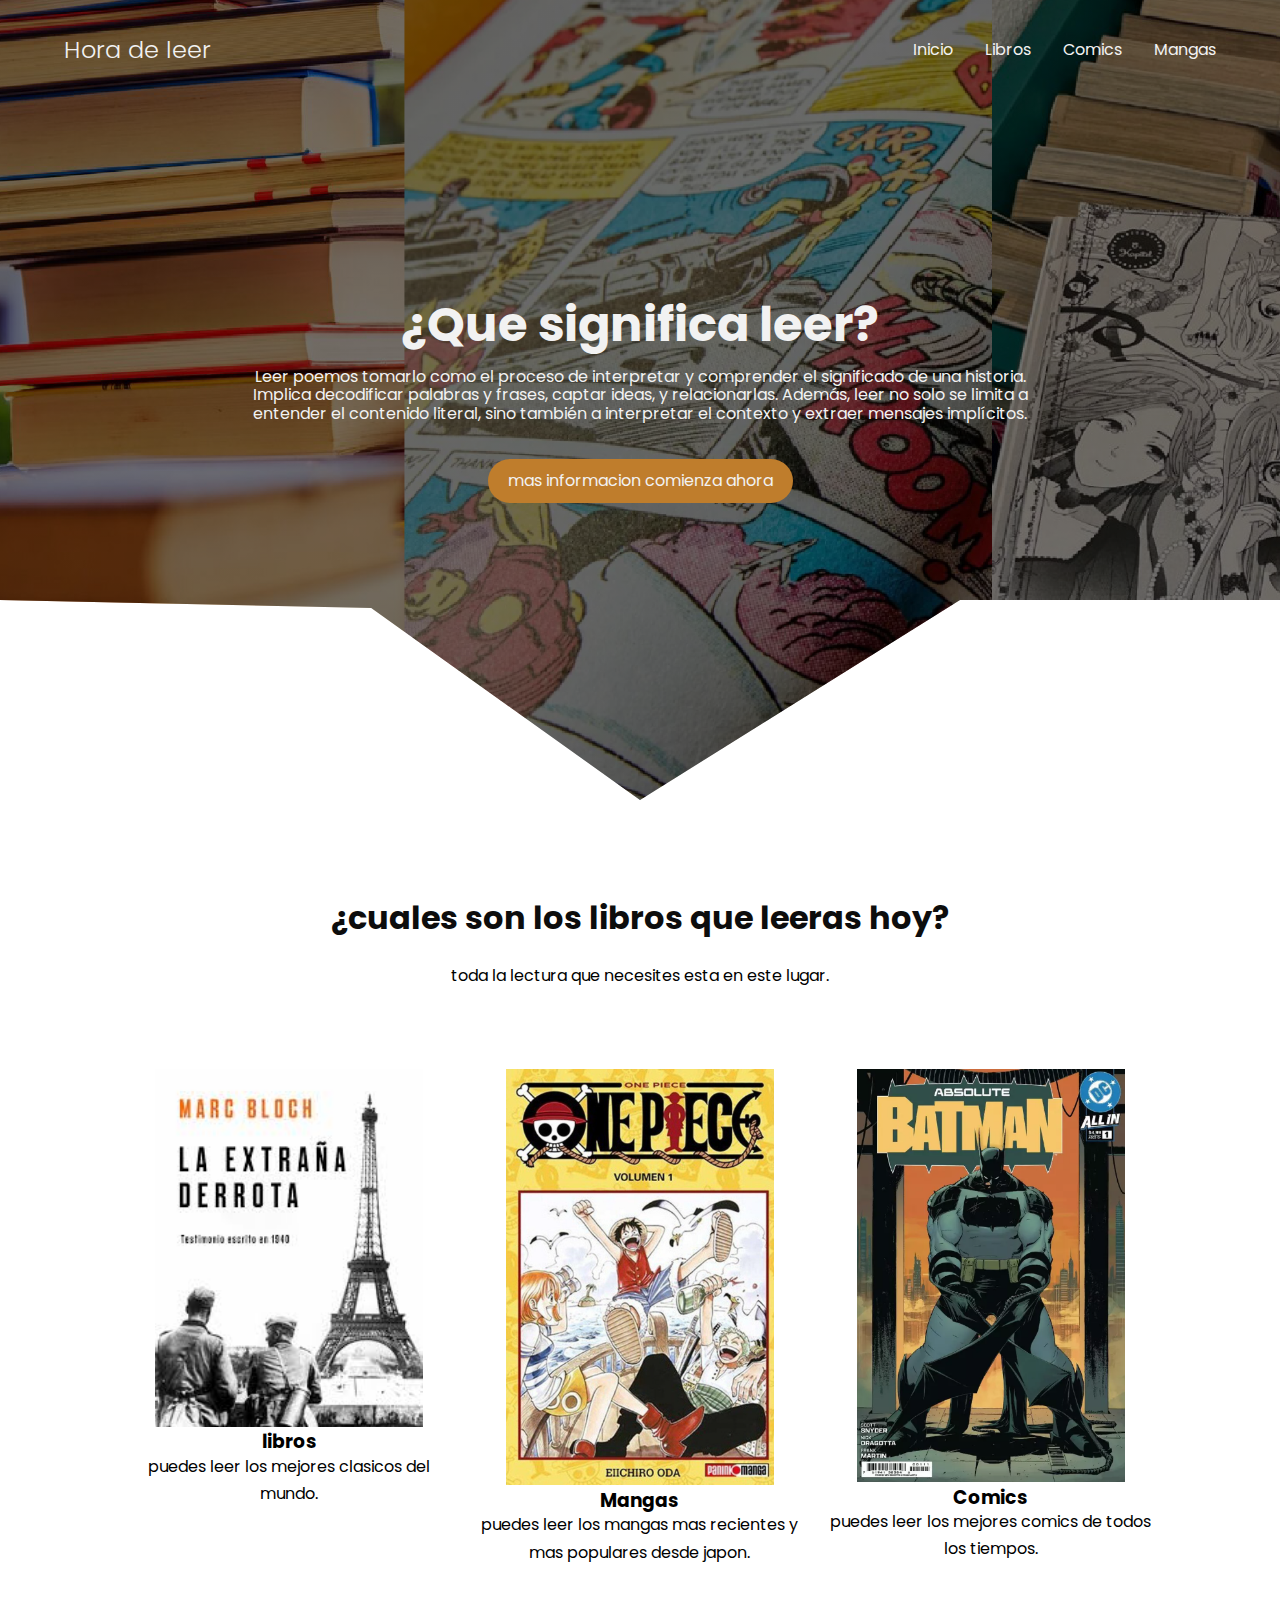
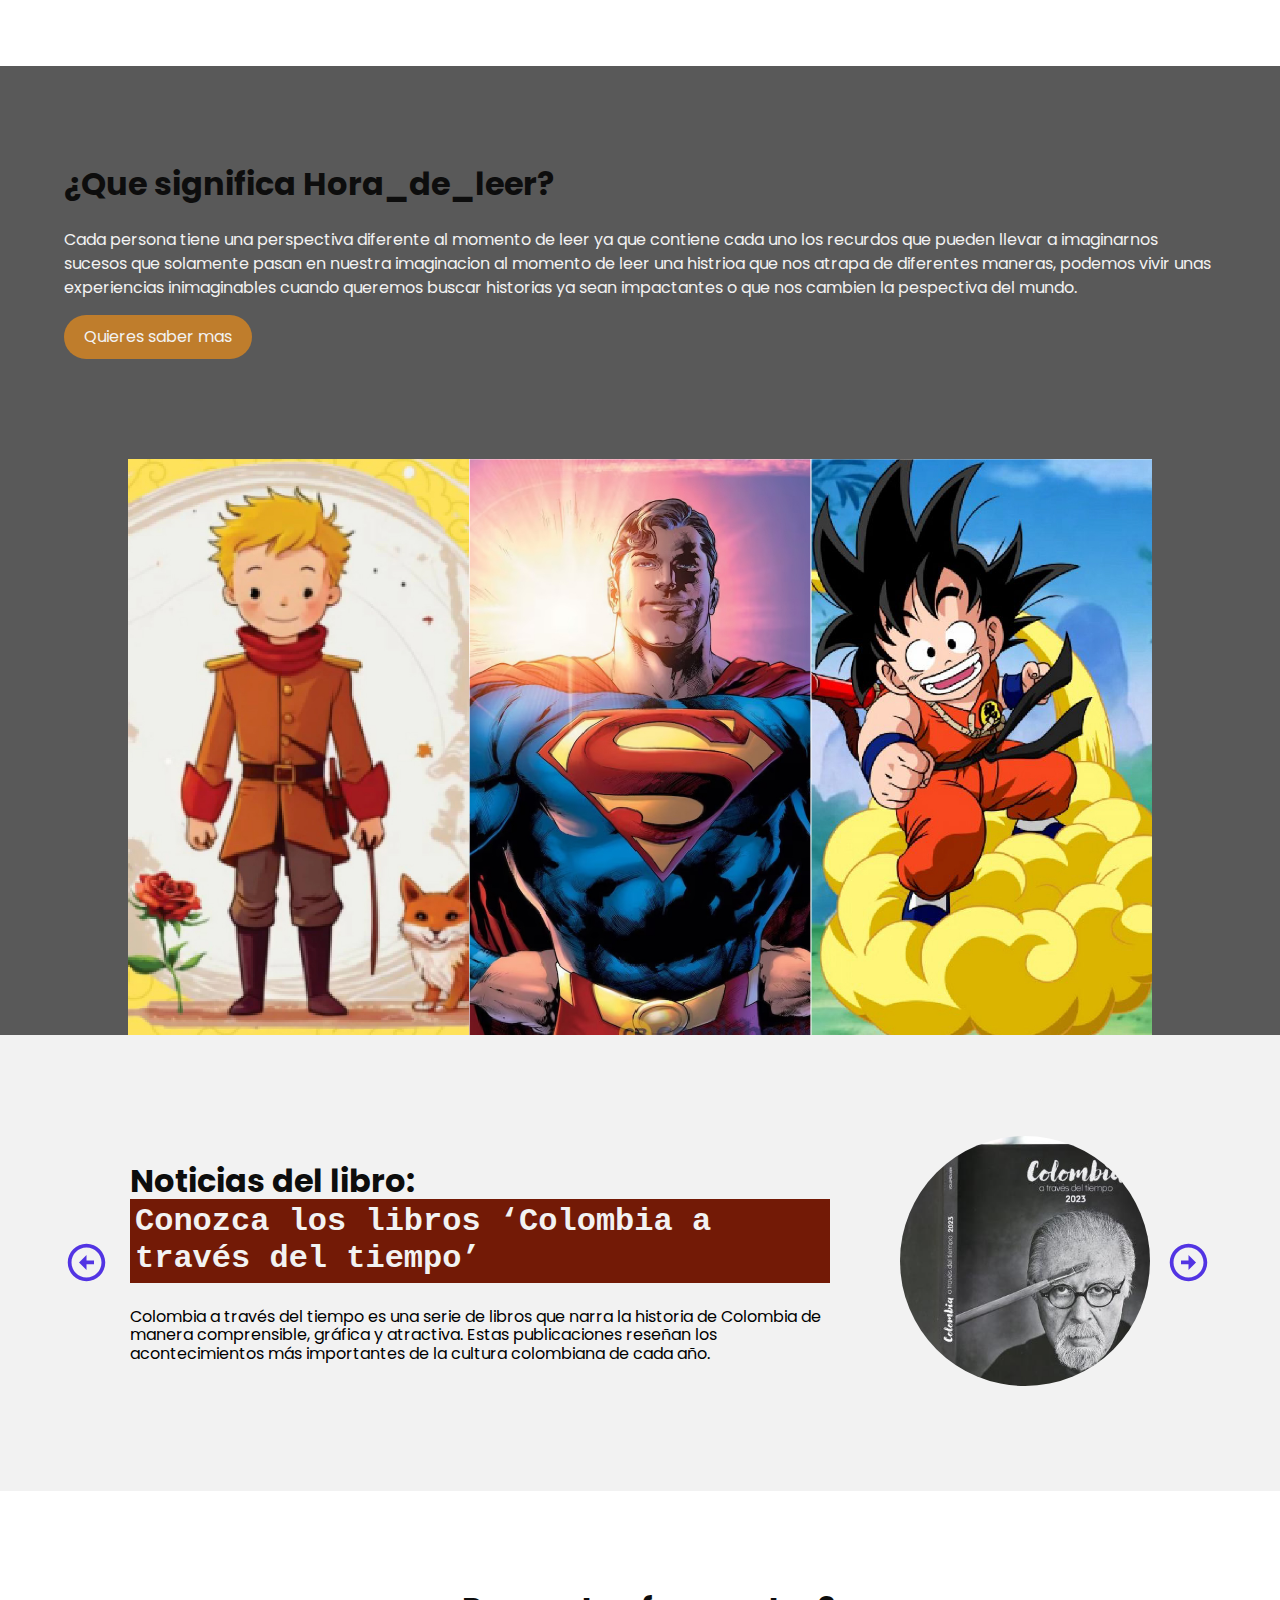
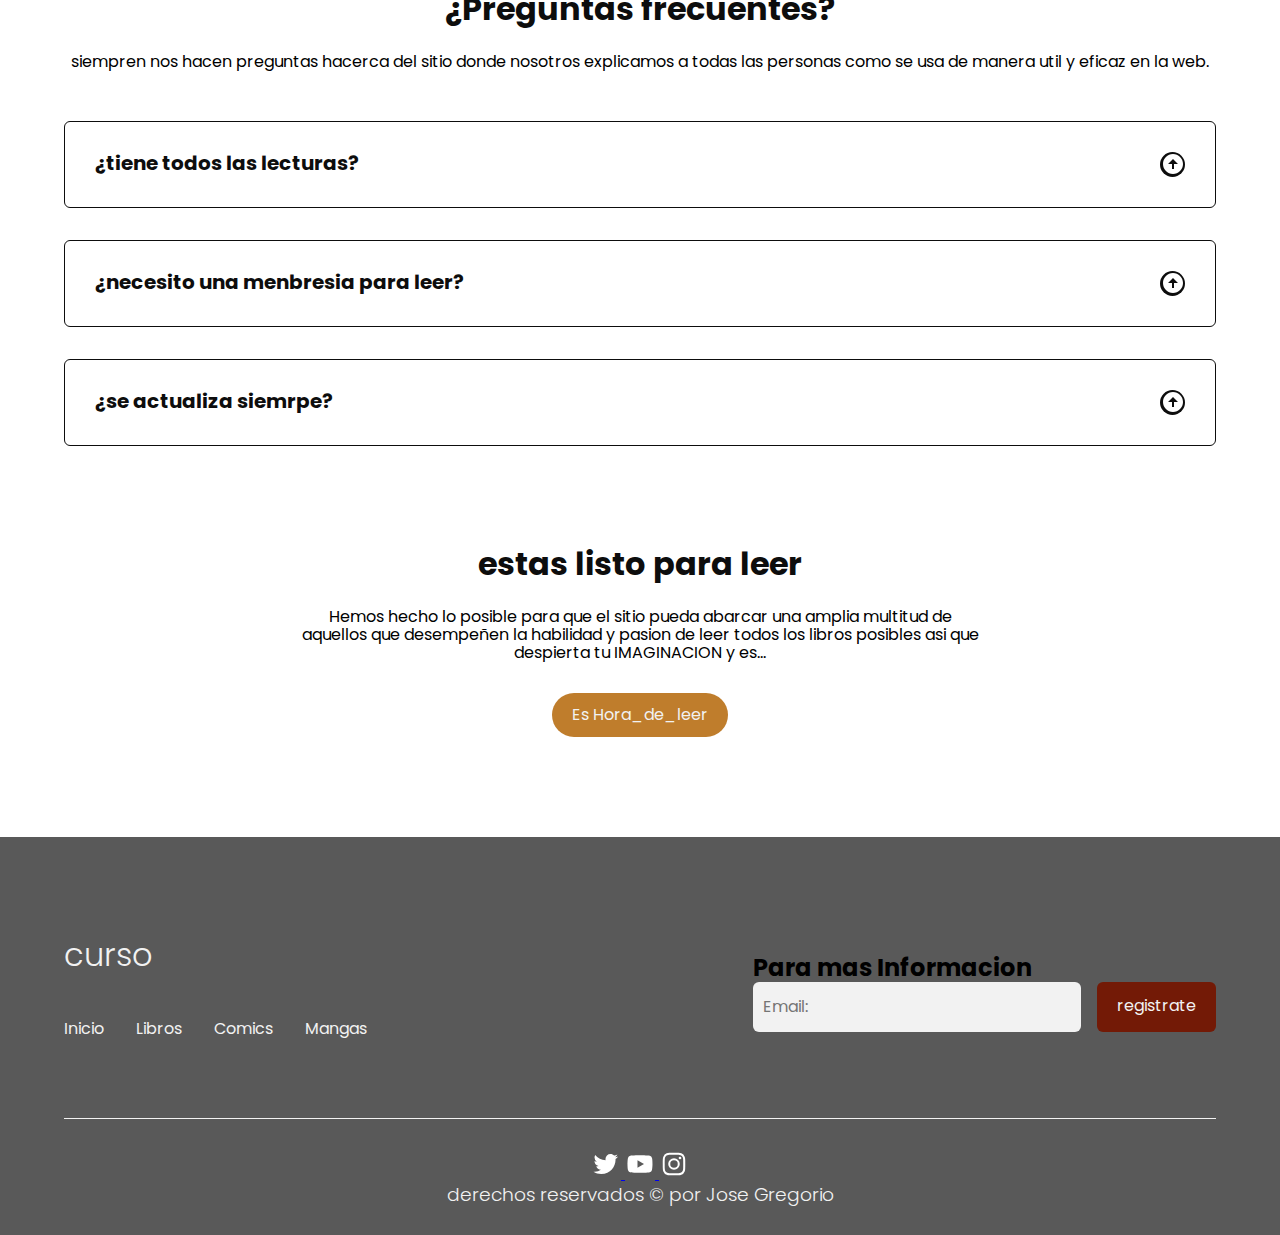
<file: index.html>
<!DOCTYPE html>
<html lang="es">
<head>
    <meta charset="UTF-8">
    <meta name="viewport" content="width=device-width, initial-scale=1.0">
    <title>Hora_de_leer</title>
    <link rel="shortcut icon" href="images/logotipo.png" type="image/x-icon">
    <link rel="stylesheet" href="css/normalize.css">
    <link rel="stylesheet" href="css/estilos.css">


</head>
<body>

    <header class="hero">
        <nav class="nav container">

            <div class="nav__logo">
                <h2 class="nav__title">Hora de leer</h2>
            </div>

            <ul class="nav__link nav__link--menu">

                <li class="nav__items">
                    <a href="index.html" class="nav__links">Inicio</a>
                </li>

                <li class="nav__items">
                    <a href="Libros.html" class="nav__links">Libros</a>
                </li>

                <li class="nav__items">
                    <a href="Comics.html" class="nav__links">Comics</a>
                </li>

                <li class="nav__items">
                    <a href="Manga.html" class="nav__links">Mangas</a>
                </li>

                <img src="images/close.svg" class="nav__close" alt="">
            </ul>

            <div class="nav__menu">
                <img src="images/menu.svg" class="nav__img" alt="">
            </div>

        </nav>

        <section class="hero__container container">
            <h1 class="hero__title">¿Que significa leer?</h1>
            <p class="hero__paragraph">Leer poemos tomarlo como el proceso de interpretar y comprender el significado de una historia. Implica decodificar palabras y frases, captar ideas, y relacionarlas. Además, leer no solo se limita a entender el contenido literal, sino también a interpretar el contexto y extraer mensajes implícitos.</p>
            <a href="#" class="cta">mas informacion comienza ahora</a>
        </section>


    </header>

    <main>
        <section class="container about">

            <h2 class="subtitle">¿cuales son los libros que leeras hoy?</h2>
            <p class="about__paragraph">toda la lectura que necesites esta en este lugar.</p>
            <div class="about__main">


                <article class="about icons">
                    <img src="images/libro_inicio.jfif" class="about__icon">
                    <h3 class="about__title">libros</h3>
                    <p class="about__paragraph">puedes leer los mejores clasicos del mundo.</p>

                </article>

                <article class="about icons">
                    <img src="images/manga_inicio.png" class="about__icon">
                    <h3 class="about__title">Mangas</h3>
                    <p class="about__paragraph">puedes leer los mangas mas recientes y mas populares desde japon.</p>

                </article>

                <article class="about icons">
                    <img src="images/comic_inicio.PNG" class="about__icon">
                    <h3 class="about__title">Comics</h3>
                    <p class="about__paragraph">puedes leer los mejores comics de todos los tiempos.</p>

                </article>

                
            </div>
        

        </section>

        <section class="knowledge">
            <div class="knowledge__container container">
                <div class="knowledge__texts">
                    <h2 class="subtitle">¿Que significa Hora_de_leer?</h2>
                    <p class="knowledge__paragraph"> Cada persona tiene una perspectiva diferente al momento de leer ya que contiene cada uno los recurdos que pueden llevar a imaginarnos sucesos que solamente pasan en nuestra imaginacion al momento de leer una histrioa que nos atrapa de diferentes maneras, podemos vivir unas experiencias inimaginables cuando queremos buscar historias ya sean impactantes o que nos cambien la pespectiva del mundo.</p>
                    <a href="#" class="cta">Quieres saber mas</a>
                </div>
            </div>

            <figure class="knowledge__picture">
                <img src="images/portada.jpg" class="knowledge__img">
            </figure>




        </section>
        
        <section class="testimony">
            <div class="testimony__container container">

                <img src="images/leftarrow.svg" class="testimony__arrow" id="before">
                
                <section class="testimony__body testimony__body--show" data-id="1">
                    <div class="testimony__text">
                        <h2 class="subtitle">Noticias del libro: <samp class="testimony__course">Conozca los libros ‘Colombia a través del tiempo’</samp></h2>
                        <p class="testimony__review">Colombia a través del tiempo es una serie de libros que narra la historia de Colombia de manera comprensible, gráfica y atractiva. Estas publicaciones reseñan los acontecimientos más importantes de la cultura colombiana de cada año.</p>
                    </div>

                    <figure class="testimony__picture">
                        <img src="images/noticia.jpeg" class="testimony__img">
                    </figure>

                </section>

                <section class="testimony__body" data-id="2">
                    <div class="testimony__text">
                        <h2 class="subtitle">Noticias del Comic:,<samp class="testimony__course">El regreso de Superman. La ruptura de un personaje estereotipado</samp></h2>
                        <p class="testimony__review">Hace tres décadas, el mundo del cómic vivió uno de los eventos más impactantes de su historia: la muerte de Superman a manos del imparable Doomsday. Aquel hito marcó un antes y un después en la narrativa superheroica pues sentó las bases del refrito y de las muertes falsas de personajes en DC y Marvel como marketing para las nuevas historias. La prueba la encontramos en El Regreso de Superman, una historia que redefinió al Hombre de Acero y solidificó su lugar en la cultura pop.</p>
                    </div>

                    <figure class="testimony__picture">
                        <img src="images/noticia_1.PNG" class="testimony__img">
                    </figure>

                </section>

                <section class="testimony__body" data-id="3">
                    <div class="testimony__text">
                        <h2 class="subtitle">Noticias del Manga:,<samp class="testimony__course">'Jujutsu Kaisen' es el rey absoluto de 2024</samp></h2>
                        <p class="testimony__review">Ya estamos cerca de cerrar el año, y en Japón ya han desvelado la lista de los mangas más vendidos de todo 2024. Hace unos meses tuvimos un curioso Top 3 para la primera mitad del año en el que 'Jujutsu Kaisen', 'Frieren: Beyond Journey's End' y 'Los diarios de la boticaria' se habían coronado como los tres grandes superventas de todo Japón.</p>
                    </div>

                    <figure class="testimony__picture">
                        <img src="images/noticia_2.jpeg" class="testimony__img">
                    </figure>

                </section>

                <section class="testimony__body" data-id="4">
                    <div class="testimony__text">
                        <h2 class="subtitle">Noticias del libro:,<samp class="testimony__course">Hablemos de libros: Un pacifista en el fuego cruzado</samp></h2>
                        <p class="testimony__review">Fernando-Alonso Ramírez: Periodista y abogado, con 30 años de experiencia en La Patria, donde se desempeña como editor de Noticias. Presidió el Consejo Directivo de la Fundación para la Libertad de Prensa en Colombia (Flip). Profesor universitario. Autor del libro Cogito, ergo ¡Pum!</p>
                    </div>

                    <figure class="testimony__picture">
                        <img src="images/npticia_3.jpeg" class="testimony__img">
                    </figure>

                </section>

                
                <section class="testimony__body" data-id="5">
                    <div class="testimony__text">
                        <h2 class="subtitle">Noticias del Comic:,<samp class="testimony__course">Una muestra de comics para evocar a Giacomo Puccini</samp></h2>
                        <p class="testimony__review">El 29 de noviembre de 1924, hace exactamente 100 años, moría Giacomo Puccini, uno de los compositores italianos más queridos en el mundo, que dejó obras maestras como "Madame Butterfly", "La Bohème", "Tosca", "Turandot", "La fanciulla del West" y muchos otros. A su genio, en este importante aniversario que se celebra en todo el mundo, WOW Spazio Fumetto - Museo del Cómic de Milán, dedica una exposición que recoge homenajes de algunos de los personajes de los más importantes.</p>
                    </div>

                    <figure class="testimony__picture">
                        <img src="images/noticia_4.PNG" class="testimony__img">
                    </figure>

                </section>

                <section class="testimony__body" data-id="6">
                    <div class="testimony__text">
                        <h2 class="subtitle">Noticias del Manga:,<samp class="testimony__course">Dragon Ball celebra 40 años como un ícono del manga y anime a nivel mundial</samp></h2>
                        <p class="testimony__review">El legendario manga Dragon Ball de Akira Toriyama cumple 40 años desde su primera publicación en la revista Weekly Shonen Jump en 1984. Esta obra ha marcado generaciones, trascendiendo el tiempo y consolidándose como uno de los pilares del manga y el anime a nivel mundial.</p>
                    </div>

                    <figure class="testimony__picture">
                        <img src="images/noticia_5.PNG" class="testimony__img">
                    </figure>

                </section>

                <section class="testimony__body" data-id="7">
                    <div class="testimony__text">
                        <h2 class="subtitle">Noticias del libro:,<samp class="testimony__course">Los mejores libros infantiles y juveniles de noviembre 2024</samp></h2>
                        <p class="testimony__review">Animales de todo tipo, textos que invitan a tirar un dado o a crear obras de arte y sagas cómicas y trágicas se mezclan en la selección recomendada por 10 libreros de distintas Comunidades Autónomas para este mes.</p>
                    </div>

                    <figure class="testimony__picture">
                        <img src="images/noticia_6.PNG" class="testimony__img">
                    </figure>

                </section>


                <img src="images/arrow.svg" class="testimony__arrow" id="next">
                
            </div>
        </section>

        <section class="questions container">
            <h2 class="subtitle">¿Preguntas frecuentes?</h2>
            <p class="questions__paragraph">siempren nos hacen preguntas hacerca del sitio donde nosotros explicamos a todas las personas como se usa de manera util y eficaz en la web.</p>

            <section class="questions__container">
                <article class="questions__padding">
                    <div class="questions__answer">
                        <h3 class="questions__title">¿tiene todos las lecturas? 
                            <span class="questions__arrow">
                                <img src="images/up_arrow.svg" class="questions__img">
                            </span>
                        </h3>

                        <p class="questions__show">se ha hecho lo posible por conseguir todas las lecturas clasicas y recientes donde dan aoprte rico a la literatura, para la mayoria de las peronas que quieran disfrutar diferentes contenidos de lecturas, son vienvenidos todos los lectores a leer cada una de las obras presentes.</p>



                    </div>
                </article>

                <article class="questions__padding">
                    <div class="questions__answer">
                        <h3 class="questions__title">¿necesito una menbresia para leer? 
                            <span class="questions__arrow">
                                <img src="images/up_arrow.svg" class="questions__img">
                            </span>
                        </h3>

                        <p class="questions__show">Un rotundo NO necesitas ninguna suscribcion o un plan de pago para acceder a este sito, es totalmente gratuito para aquellos que quieran leer libremente sin tener que buscarlos por lados.</p>



                    </div>
                </article>

                <article class="questions__padding">
                    <div class="questions__answer">
                        <h3 class="questions__title">¿se actualiza siemrpe? 
                            <span class="questions__arrow">
                                <img src="images/up_arrow.svg" class="questions__img">
                            </span>
                        </h3>

                        <p class="questions__show">Estamos haciendo lo posile para que se actualize a lo mas top del momento con los diferentes obras, dibujos e ilustraciones de cada uno de los libros presentes sobre todo con los comics y los mangas.</p>



                    </div>
                </article>


            </section>

            <section class="questions__offer">
                <h2 class="subtitle">estas listo para leer</h2>
                <p class="questions__copy">Hemos hecho lo posible para que el sitio pueda abarcar una amplia multitud de aquellos que desempeñen la habilidad y pasion de leer todos los libros posibles asi que despierta tu IMAGINACION y es...</p>
                <a href="#" class="cta"> Es Hora_de_leer</a>
            </section>

       
        </section>


    </main>


    <footer class="footer">
        <section class="footer__container container">
            <nav class="nav nav--footer">
                <h2 class="footer__title">curso</h2>

                <ul class="nav__link nav__link--footer">

                    <li class="nav__items">
                        <a href="index.html" class="nav__links">Inicio</a>
                    </li>
    
                    <li class="nav__items">
                        <a href="Libros.html" class="nav__links">Libros</a>
                    </li>
    
                    <li class="nav__items">
                        <a href="Comics.html" class="nav__links">Comics</a>
                    </li>
    
                    <li class="nav__items">
                        <a href="Manga.html" class="nav__links">Mangas</a>
                    </li>
                </ul>
            </nav>

            <form class="footer__form">
                <h2 class="footer__newletter">Para mas Informacion</h2>
                <div class="footer__inputs">
                    <input type="email" placeholder="Email:" class="footer__input">
                    <input type="submit" value="registrate" class="footer__submit">
                </div>
            </form>

            


        </section>

        <section class="footer__copy container">
            <div class="footer__social">
                <a href="#" class="footer__icons">
                    <img src="images/twitter.svg" class="footer__img">
                    <img src="images/youtube.svg" class="footer__img">
                    <img src="images/instagram.svg" class="footer__img">
                </a>
            </div>

            <h3 class="footer__copyright">derechos reservados &copy; por Jose Gregorio</h3>



        </section>




    </footer>

    <script src="js/slider.js"></script>
    <script src="js/menu.js"></script>
    <script src="js/questions.js"></script>








    
</body>
</html>
</file>
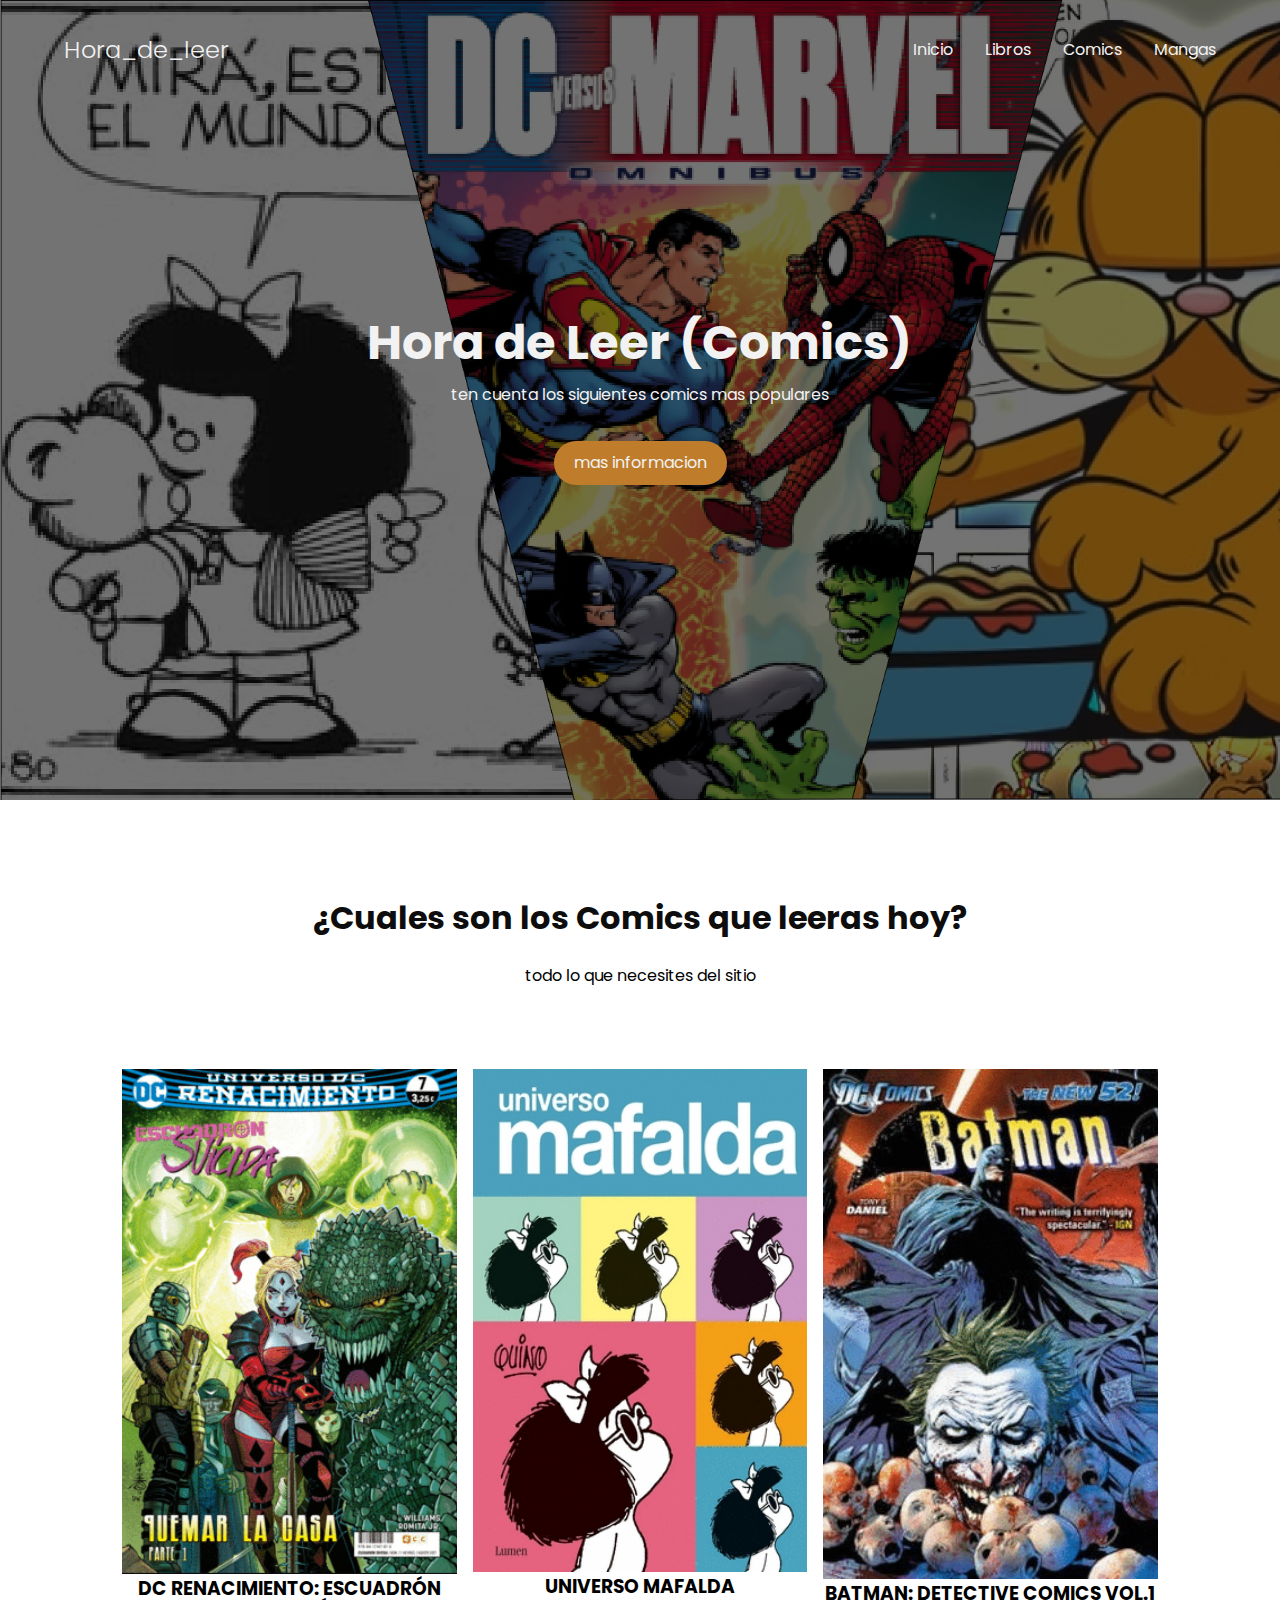
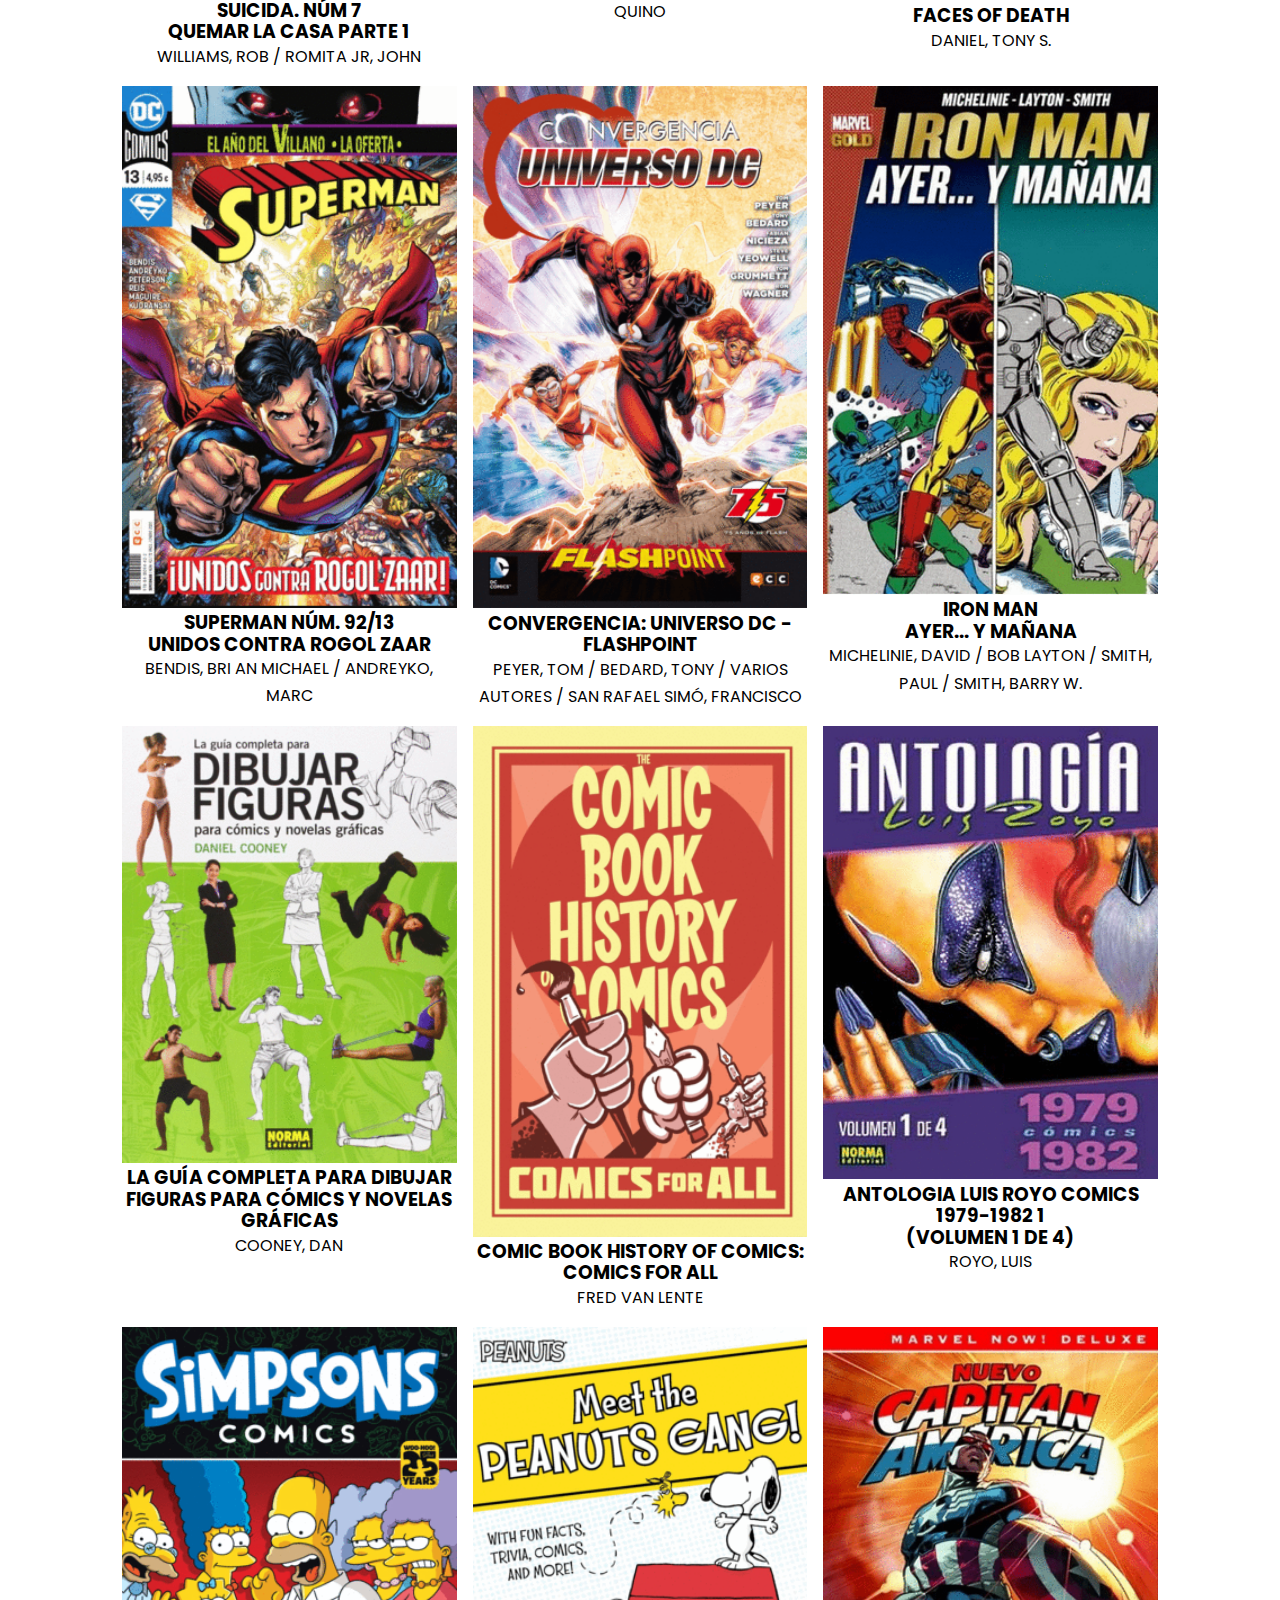
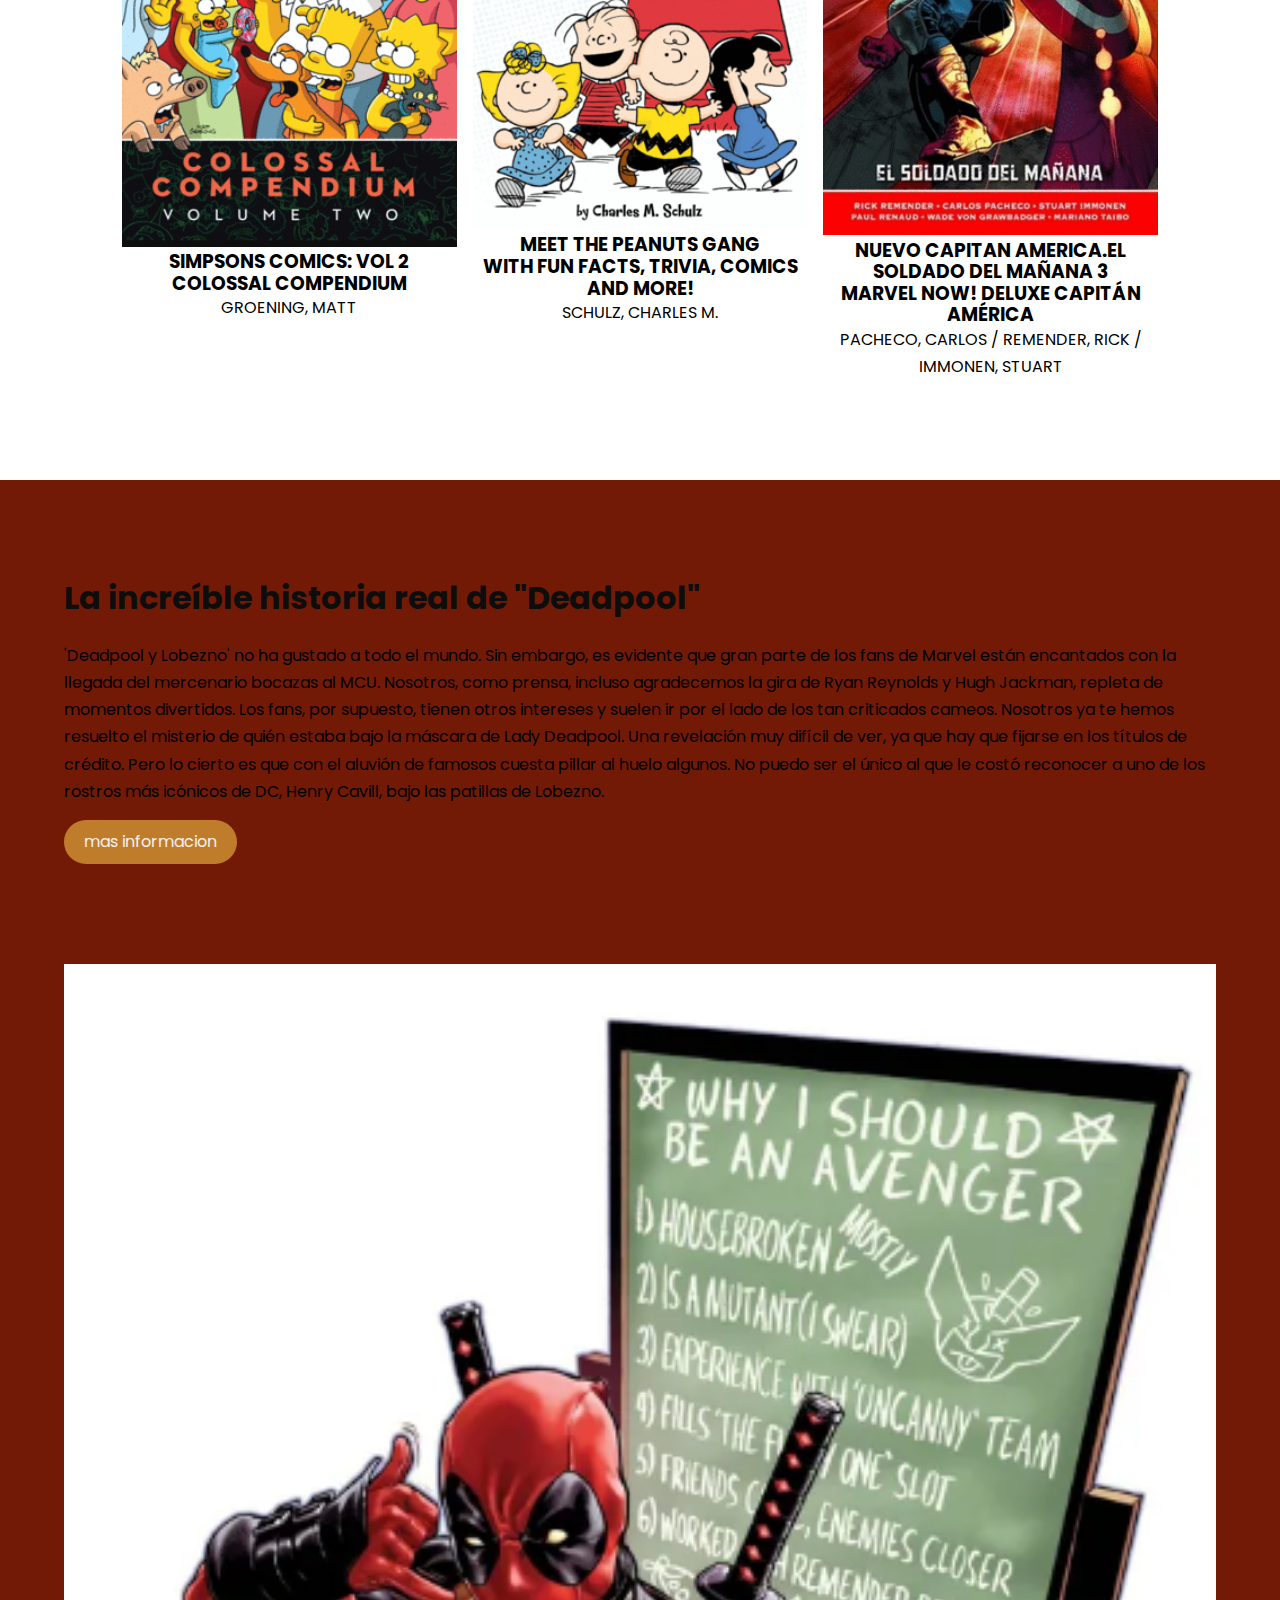
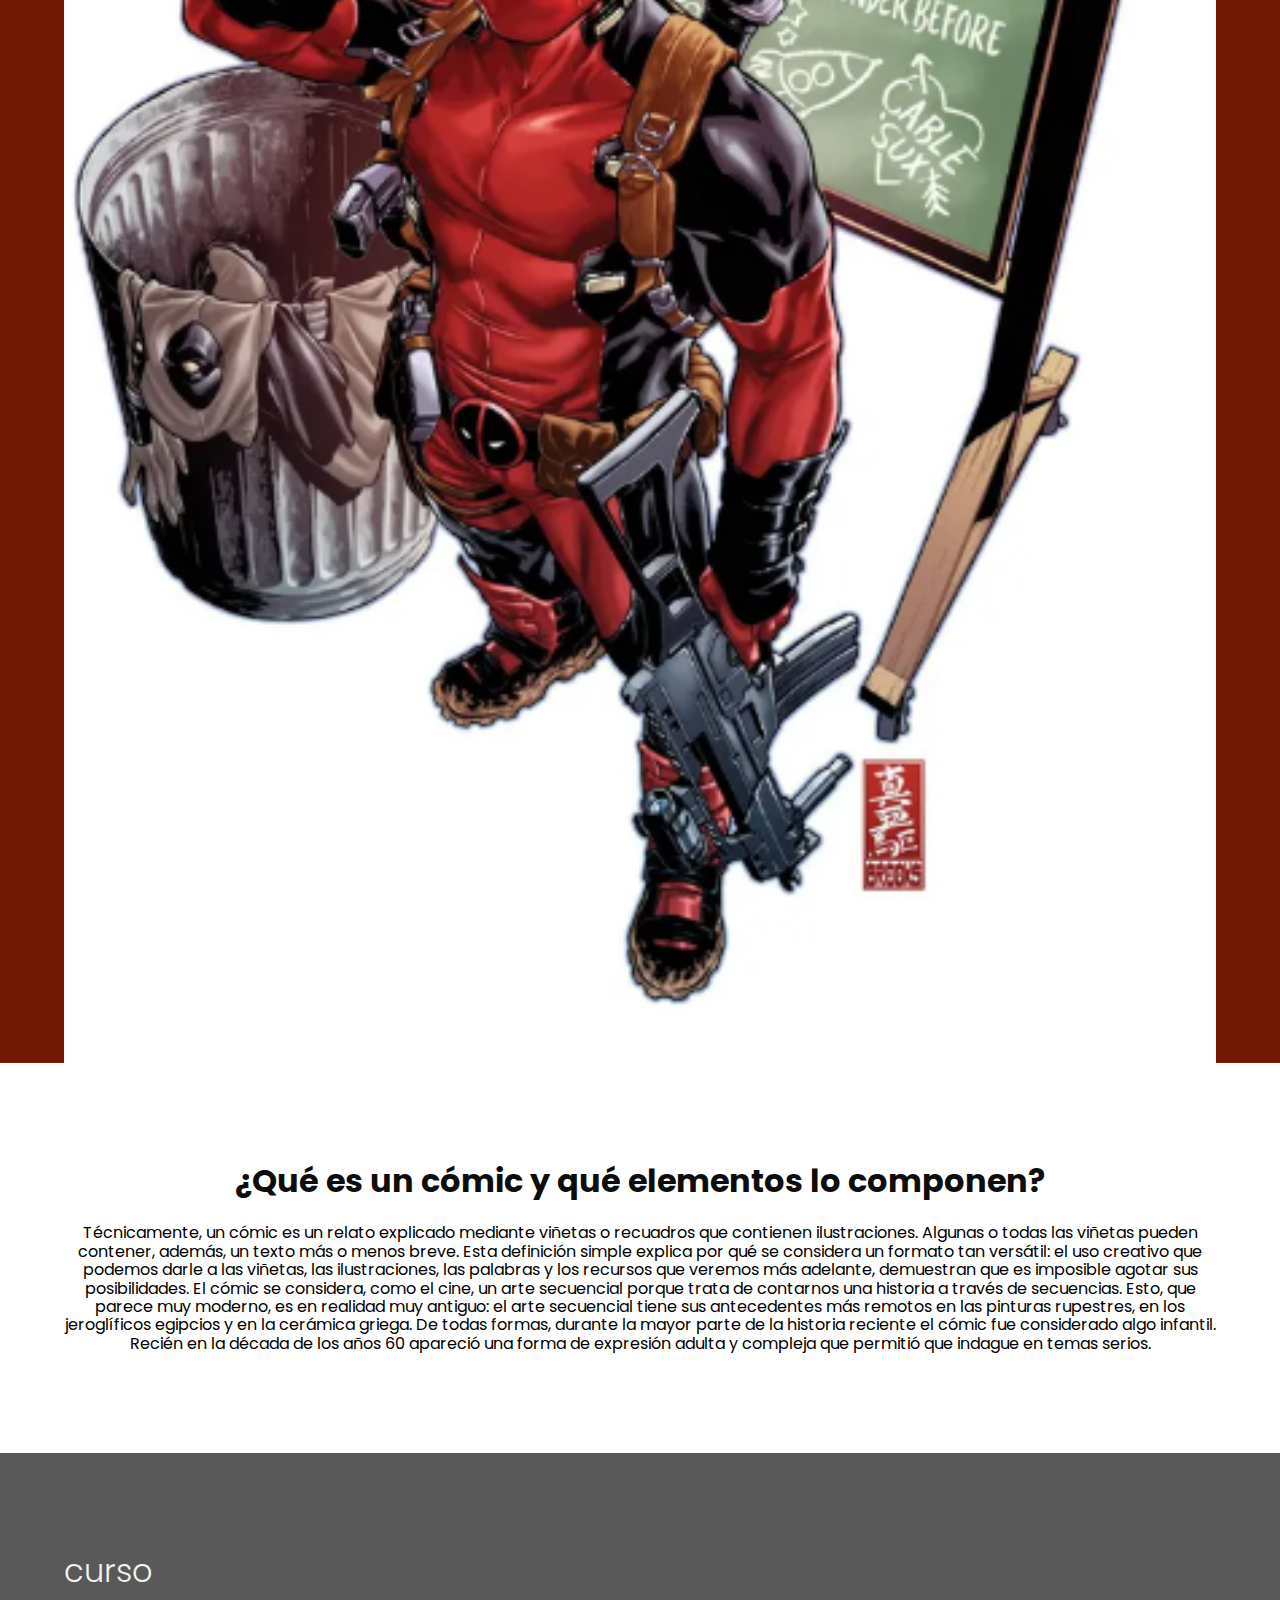
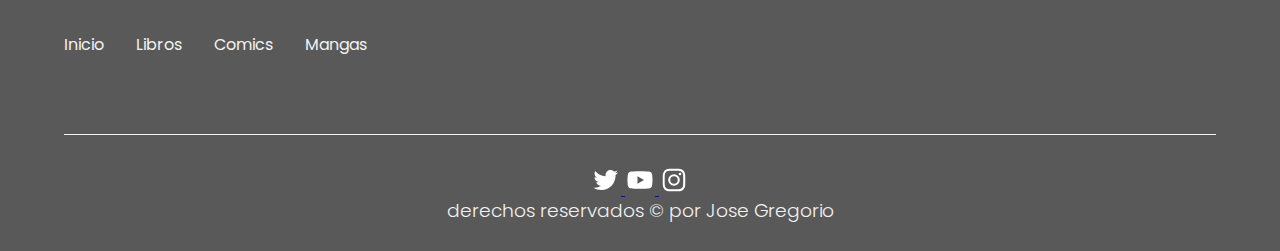
<file: Comics.html>
<!DOCTYPE html>
<html lang="es">
<head>
    <meta charset="UTF-8">
    <meta name="viewport" content="width=device-width, initial-scale=1.0">
    <title>Hora de leer</title>
    <link rel="shortcut icon" href="images/logotipo.png" type="image/x-icon">
    <link rel="stylesheet" href="css/normalize.css">
    <link rel="stylesheet" href="css/estilo_comics.css">


</head>
<body>

    <header class="hero">
        <nav class="nav container">

            <div class="nav__logo">
                <h2 class="nav__title">Hora_de_leer</h2>
            </div>

            <ul class="nav__link nav__link--menu">

                <li class="nav__items">
                    <a href="index.html" class="nav__links">Inicio</a>
                </li>

                <li class="nav__items">
                    <a href="Libros.html" class="nav__links">Libros</a>
                </li>

                <li class="nav__items">
                    <a href="Comics.html" class="nav__links">Comics</a>
                </li>

                <li class="nav__items">
                    <a href="Manga.html" class="nav__links">Mangas</a>
                </li>

                <img src="images/close.svg" class="nav__close" alt="">
            </ul>

            <div class="nav__menu">
                <img src="images/menu.svg" class="nav__img" alt="">
            </div>

        </nav>

        <section class="hero__container container">
            <h1 class="hero__title">Hora de Leer (Comics)</h1>
            <p class="hero__paragraph">ten cuenta los siguientes comics mas populares</p>
            <a href="#" class="cta">mas informacion</a>
        </section>


    </header>

    <main>
        <section class="container about">

            <h2 class="subtitle">¿Cuales son los Comics que leeras hoy?</h2>
            <p class="about__paragraph">todo lo que necesites del sitio</p>
            <div class="about__main">


                <article class="about icons">
                    <img src="images/comics/comic_1.PNG" class="about__icon">
                    <h3 class="about__title">DC RENACIMIENTO: ESCUADRÓN SUICIDA. NÚM 7 <p></p>QUEMAR LA CASA PARTE 1</h3>
                    <p class="about__paragraph">WILLIAMS, ROB / ROMITA JR, JOHN</p>

                </article>

                <article class="about icons">
                    <img src="images/comics/comic_2.PNG" class="about__icon">
                    <h3 class="about__title">UNIVERSO MAFALDA</h3>
                    <p class="about__paragraph">QUINO</p>

                </article>

                <article class="about icons">
                    <img src="images/comics/comic_3.PNG" class="about__icon">
                    <h3 class="about__title">BATMAN: DETECTIVE COMICS VOL.1 <p></p>FACES OF DEATH</h3>
                    <p class="about__paragraph">DANIEL, TONY S.</p>

                </article>
                
                <article class="about icons">
                    <img src="images/comics/comic_4.PNG" class="about__icon">
                    <h3 class="about__title">SUPERMAN NÚM. 92/13 <p></p> UNIDOS CONTRA ROGOL ZAAR</h3>
                    <p class="about__paragraph">BENDIS, BRI
                        
                        AN MICHAEL / ANDREYKO, MARC</p>

                </article>

                <article class="about icons">
                    <img src="images/comics/comic_5.PNG" class="about__icon">
                    <h3 class="about__title">CONVERGENCIA: UNIVERSO DC - FLASHPOINT</h3>
                    <p class="about__paragraph">PEYER, TOM / BEDARD, TONY / VARIOS AUTORES / SAN RAFAEL SIMÓ, FRANCISCO</p>

                </article>

                <article class="about icons">
                    <img src="images/comics/comic_6.PNG" class="about__icon">
                    <h3 class="about__title">IRON MAN <p></p>AYER... Y MAÑANA</h3>
                    <p class="about__paragraph">MICHELINIE, DAVID / BOB LAYTON / SMITH, PAUL / SMITH, BARRY W.</p>

                </article>

                
                <article class="about icons">
                    <img src="images/comics/comic_7.PNG" class="about__icon">
                    <h3 class="about__title">LA GUÍA COMPLETA PARA DIBUJAR FIGURAS PARA CÓMICS Y NOVELAS GRÁFICAS</h3>
                    <p class="about__paragraph">COONEY, DAN</p>

                </article>

                <article class="about icons">
                    <img src="images/comics/comic_8.PNG" class="about__icon">
                    <h3 class="about__title">COMIC BOOK HISTORY OF COMICS: COMICS FOR ALL</h3>
                    <p class="about__paragraph">FRED VAN LENTE</p>

                </article>

                <article class="about icons">
                    <img src="images/comics/comic_9.PNG" class="about__icon">
                    <h3 class="about__title">ANTOLOGIA LUIS ROYO COMICS 1979-1982 1 <p></p>(VOLUMEN 1 DE 4)</h3>
                    <p class="about__paragraph">ROYO, LUIS</p>

                </article>
                
                <article class="about icons">
                    <img src="images/comics/comic_10.PNG" class="about__icon">
                    <h3 class="about__title">SIMPSONS COMICS: VOL 2 <p></p>COLOSSAL COMPENDIUM</h3>
                    <p class="about__paragraph">GROENING, MATT</p>

                </article>

                <article class="about icons">
                    <img src="images/comics/comic_11.PNG" class="about__icon">
                    <h3 class="about__title">MEET THE PEANUTS GANG <p></p>WITH FUN FACTS, TRIVIA, COMICS AND MORE!</h3>
                    <p class="about__paragraph">SCHULZ, CHARLES M.</p>

                </article>

                <article class="about icons">
                    <img src="images/comics/comic_12.PNG" class="about__icon">
                    <h3 class="about__title">NUEVO CAPITAN AMERICA.EL SOLDADO DEL MAÑANA 3 <p></p>MARVEL NOW! DELUXE CAPITÁN AMÉRICA</h3>
                    <p class="about__paragraph">PACHECO, CARLOS / REMENDER, RICK / IMMONEN, STUART</p>

                </article>

                
            </div>
        

        </section>

        <section class="knowledge">
            <div class="knowledge__container container">
                <div class="knowledge__texts">
                    <h2 class="subtitle">La increíble historia real de "Deadpool"</h2>
                    <p class="knowledge__paragraph">'Deadpool y Lobezno' no ha gustado a todo el mundo. Sin embargo, es evidente que gran parte de los fans de Marvel están encantados con la llegada del mercenario bocazas al MCU. Nosotros, como prensa, incluso agradecemos la gira de Ryan Reynolds y Hugh Jackman, repleta de momentos divertidos. Los fans, por supuesto, tienen otros intereses y suelen ir por el lado de los tan criticados cameos. Nosotros ya te hemos resuelto el misterio de quién estaba bajo la máscara de Lady Deadpool. Una revelación muy difícil de ver, ya que hay que fijarse en los títulos de crédito. Pero lo cierto es que con el aluvión de famosos cuesta pillar al huelo algunos. No puedo ser el único al que le costó reconocer a uno de los rostros más icónicos de DC, Henry Cavill, bajo las patillas de Lobezno.</p>
                    <a href="#" class="cta">mas informacion</a>
                </div>
            </div>

            <figure class="knowledge__picture">
                <img src="images/comics/comics_info.PNG" class="knowledge__img">
            </figure>


        </section>
        
        <section class="questions container">
            <h2 class="subtitle">¿Qué es un cómic y qué elementos lo componen?</h2>
            <p class="questions__paragraph">Técnicamente, un cómic es un relato explicado mediante viñetas o recuadros que contienen ilustraciones. Algunas o todas las viñetas pueden contener, además, un texto más o menos breve. Esta definición simple explica por qué se considera un formato tan versátil: el uso creativo que podemos darle a las viñetas, las ilustraciones, las palabras y los recursos que veremos más adelante, demuestran que es imposible agotar sus posibilidades.

                El cómic se considera, como el cine, un arte secuencial porque trata de contarnos una historia a través de secuencias. Esto, que parece muy moderno, es en realidad muy antiguo: el arte secuencial tiene sus antecedentes más remotos en las pinturas rupestres, en los jeroglíficos egipcios y en la cerámica griega. De todas formas, durante la mayor parte de la historia reciente el cómic fue considerado algo infantil. Recién en la década de los años 60 apareció una forma de expresión adulta y compleja que permitió que indague en temas serios.</p>


       
        </section>


    </main>


    <footer class="footer">
        <section class="footer__container container">
            <nav class="nav nav--footer">
                <h2 class="footer__title">curso</h2>

                <ul class="nav__link nav__link--footer">

                    <li class="nav__items">
                        <a href="index.html" class="nav__links">Inicio</a>
                    </li>
    
                    <li class="nav__items">
                        <a href="Libros.html" class="nav__links">Libros</a>
                    </li>
    
                    <li class="nav__items">
                        <a href="Comics.html" class="nav__links">Comics</a>
                    </li>
    
                    <li class="nav__items">
                        <a href="Manga.html" class="nav__links">Mangas</a>
                    </li>
                </ul>
            </nav>


        </section>

        <section class="footer__copy container">
            <div class="footer__social">
                <a href="#" class="footer__icons">
                    <img src="images/twitter.svg" class="footer__img">
                    <img src="images/youtube.svg" class="footer__img">
                    <img src="images/instagram.svg" class="footer__img">
                </a>
            </div>

            <h3 class="footer__copyright">derechos reservados &copy; por Jose Gregorio</h3>



        </section>




    </footer>

    <script src="js/slider.js"></script>
    <script src="js/menu.js"></script>
    <script src="js/questions.js"></script>

    
</body>
</html>
</file>
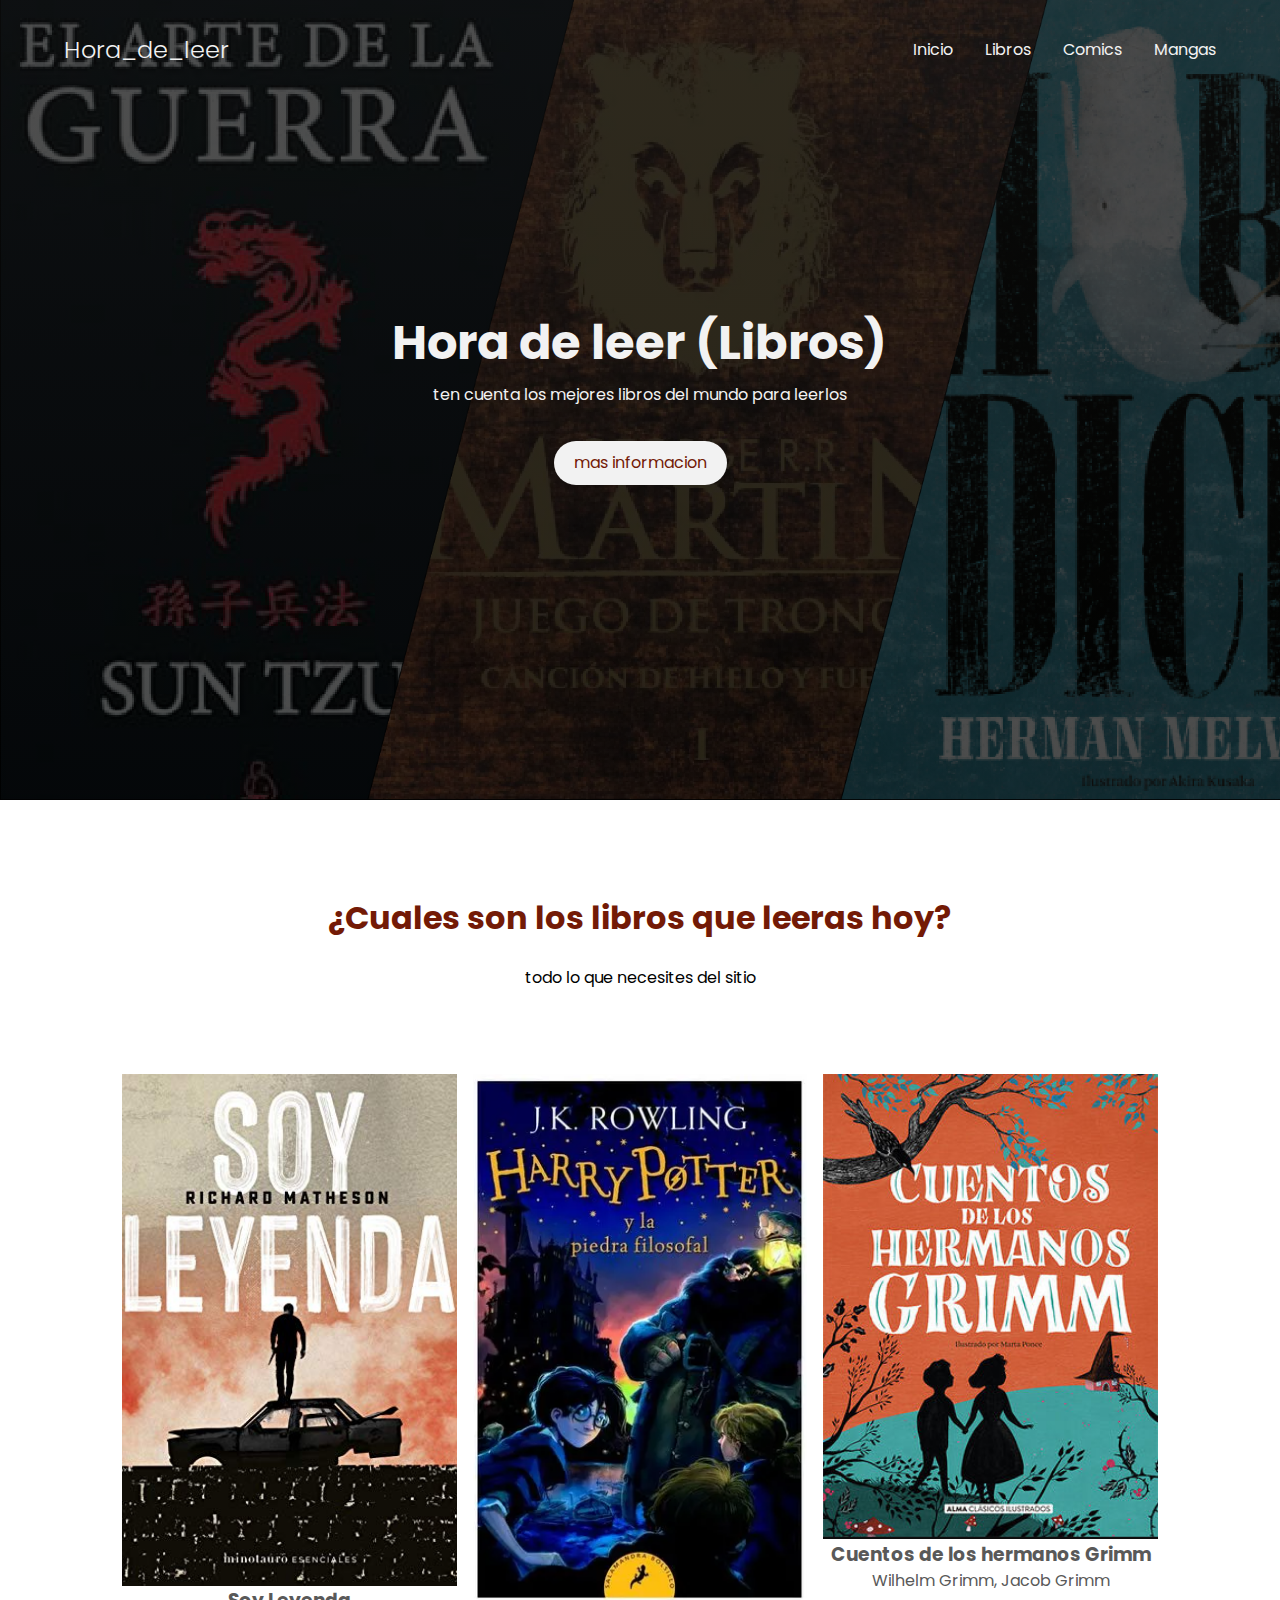
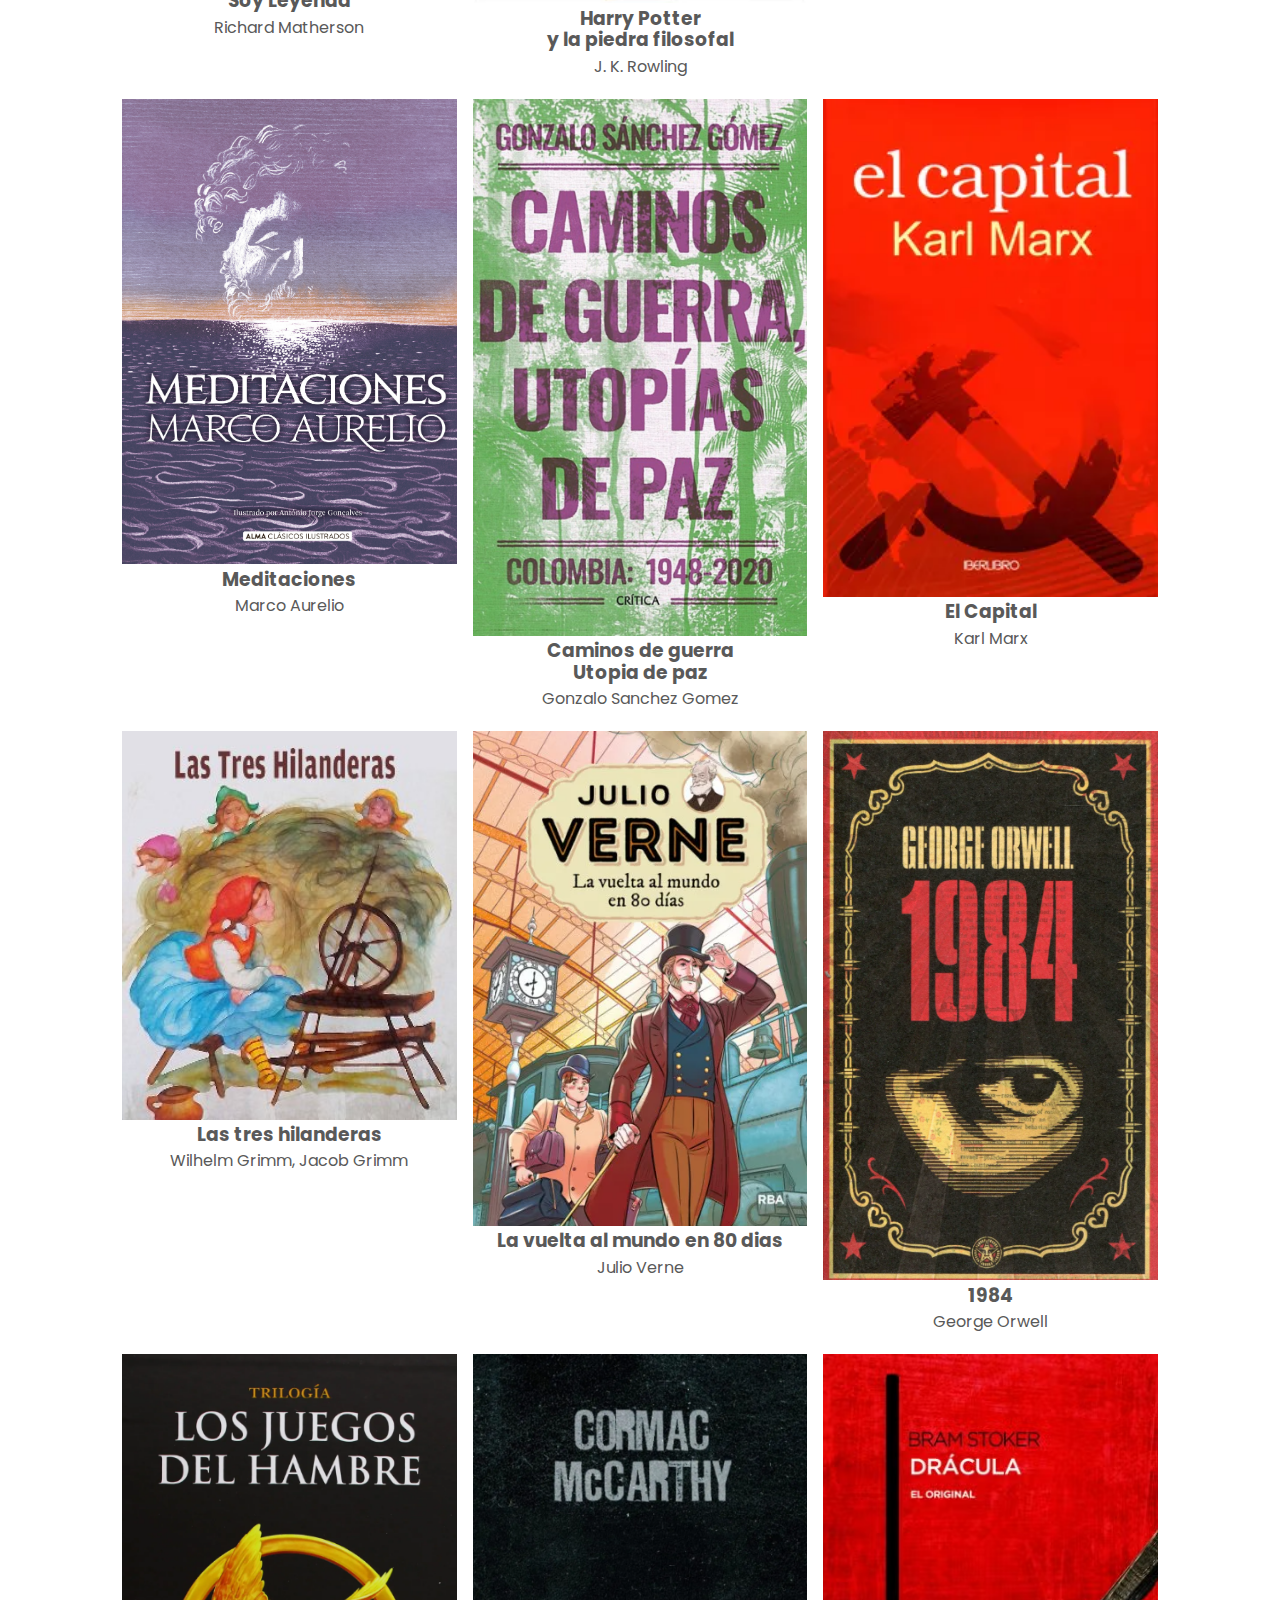
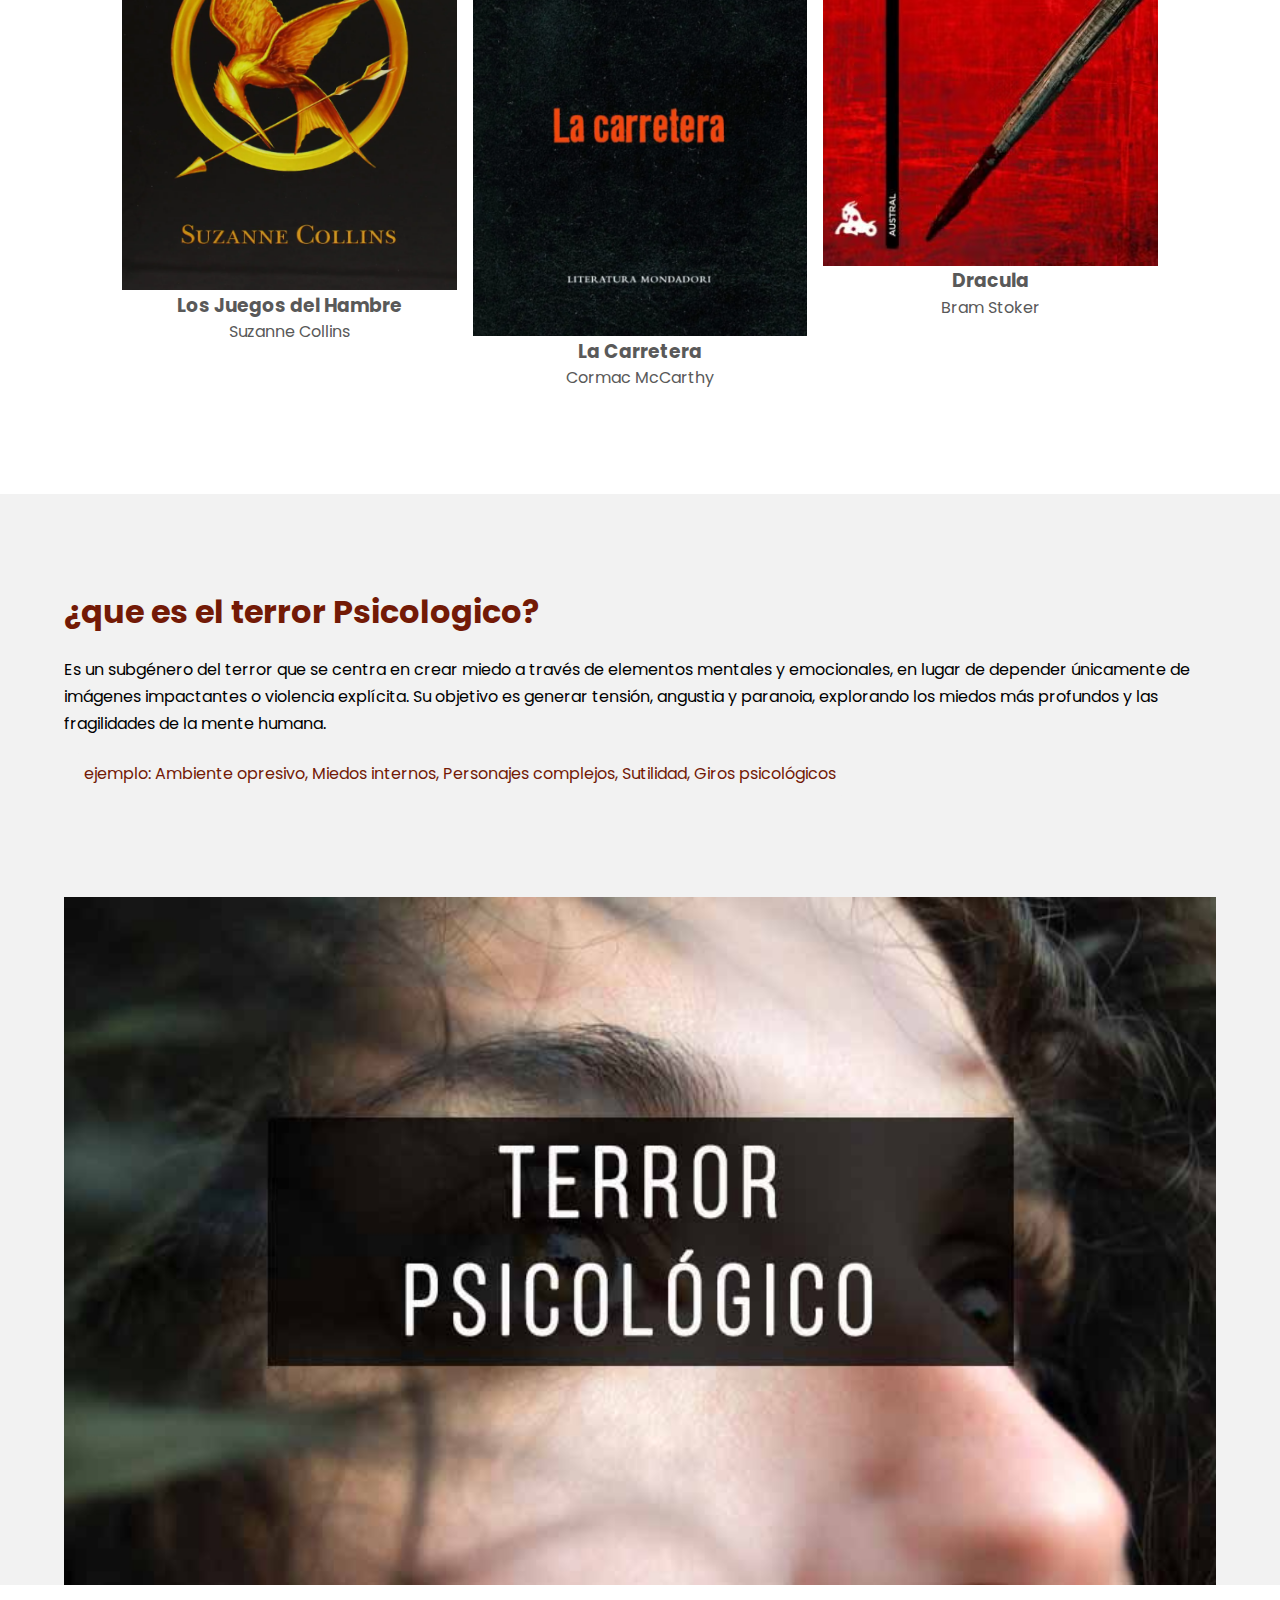
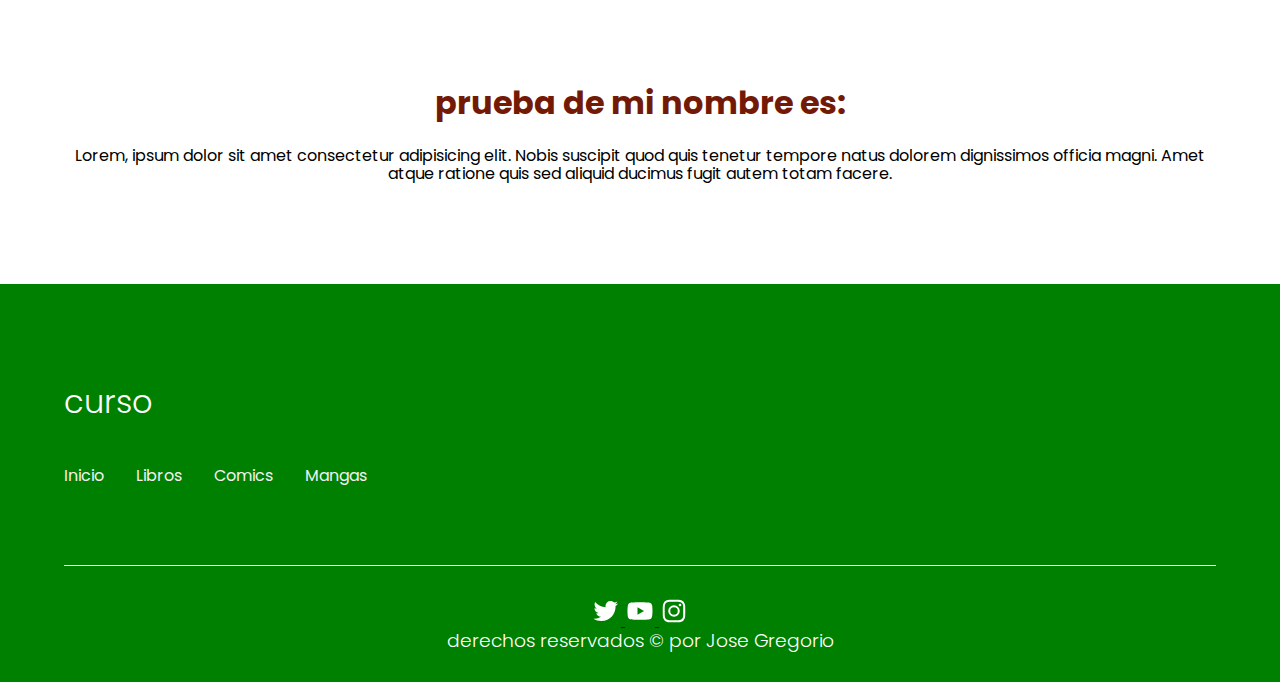
<file: Libros.html>
<!DOCTYPE html>
<html lang="es">
<head>
    <meta charset="UTF-8">
    <meta name="viewport" content="width=device-width, initial-scale=1.0">
    <title>Hora de leer</title>
    <link rel="shortcut icon" href="images/logotipo.png" type="image/x-icon">
    <link rel="stylesheet" href="css/normalize.css">
    <link rel="stylesheet" href="css/estilo_libros.css">


</head>
<body>

    <header class="hero">
        <nav class="nav container">

            <div class="nav__logo">
                <h2 class="nav__title">Hora_de_leer</h2>
            </div>

            <ul class="nav__link nav__link--menu">

                <li class="nav__items">
                    <a href="index.html" class="nav__links">Inicio</a>
                </li>

                <li class="nav__items">
                    <a href="Libros.html" class="nav__links">Libros</a>
                </li>

                <li class="nav__items">
                    <a href="Comics.html" class="nav__links">Comics</a>
                </li>

                <li class="nav__items">
                    <a href="Manga.html" class="nav__links">Mangas</a>
                </li>

                <img src="images/close.svg" class="nav__close" alt="">
            </ul>

            <div class="nav__menu">
                <img src="images/menu.svg" class="nav__img" alt="">
            </div>

        </nav>

        <section class="hero__container container">
            <h1 class="hero__title">Hora de leer (Libros)</h1>
            <p class="hero__paragraph">ten cuenta los mejores libros del mundo para leerlos</p>
            <a href="#" class="cta">mas informacion</a>
        </section>

    </header>

    <main>
        <section class="container about">

            <h2 class="subtitle">¿Cuales son los libros que leeras hoy?</h2>
            <p class="about__paragraph">todo lo que necesites del sitio</p>
            <div class="about__main">


                <article class="about icons">
                    <img src="images/libros/libro_1.jpg" class="about__icon">
                    <h3 class="about__title">Soy Leyenda</h3>
                    <p class="about__paragraph">Richard Matherson</p>

                </article>

                <article class="about icons">
                    <img src="images/libros/libro_2.PNG" class="about__icon">
                    <h3 class="about__title">Harry Potter <p></p>y la piedra filosofal</h3>
                    <p class="about__paragraph">J. K. Rowling</p>

                </article>

                <article class="about icons">
                    <img src="images/libros/libro_3.PNG" class="about__icon">
                    <h3 class="about__title">Cuentos de los hermanos Grimm</h3>
                    <p class="about__paragraph">Wilhelm Grimm, Jacob Grimm</p>

                </article>

                <article class="about icons">
                    <img src="images/libros/libro_4.jpeg" class="about__icon">
                    <h3 class="about__title">Meditaciones</h3>
                    <p class="about__paragraph">Marco Aurelio</p>

                </article>

                <article class="about icons">
                    <img src="images/libros/libro_5.PNG" class="about__icon">
                    <h3 class="about__title">Caminos de guerra <p></p>Utopia de paz</h3>
                    <p class="about__paragraph">Gonzalo Sanchez Gomez</p>

                </article>

                <article class="about icons">
                    <img src="images/libros/libro_6.PNG" class="about__icon">
                    <h3 class="about__title">El Capital</h3>
                    <p class="about__paragraph">Karl Marx</p>

                </article>

                <article class="about icons">
                    <img src="images/libros/libro_7.PNG" class="about__icon">
                    <h3 class="about__title">Las tres hilanderas</h3>
                    <p class="about__paragraph">Wilhelm Grimm, Jacob Grimm</p>

                </article>

                <article class="about icons">
                    <img src="images/libros/libro_8.PNG" class="about__icon">
                    <h3 class="about__title">La vuelta al mundo en 80 dias</h3>
                    <p class="about__paragraph">Julio Verne</p>

                </article>

                <article class="about icons">
                    <img src="images/libros/libro_9.PNG" class="about__icon">
                    <h3 class="about__title">1984</h3>
                    <p class="about__paragraph">George Orwell</p>

                </article>

                <article class="about icons">
                    <img src="images/libros/libro_10.PNG" class="about__icon">
                    <h3 class="about__title">Los Juegos del Hambre</h3>
                    <p class="about__paragraph">Suzanne Collins</p>

                </article>

                <article class="about icons">
                    <img src="images/libros/libro_11.PNG" class="about__icon">
                    <h3 class="about__title">La Carretera</h3>
                    <p class="about__paragraph">Cormac McCarthy</p>

                </article>

                <article class="about icons">
                    <img src="images/libros/libro_12.PNG" class="about__icon">
                    <h3 class="about__title">Dracula</h3>
                    <p class="about__paragraph">Bram Stoker</p>

                </article>
                
            </div>

        </section>

        <section class="knowledge">
            <div class="knowledge__container container">
                <div class="knowledge__texts">
                    <h2 class="subtitle">¿que es el terror Psicologico?</h2>
                    <p class="knowledge__paragraph">Es un subgénero del terror que se centra en crear miedo a través de elementos mentales y emocionales, en lugar de depender únicamente de imágenes impactantes o violencia explícita. Su objetivo es generar tensión, angustia y paranoia, explorando los miedos más profundos y las fragilidades de la mente humana.</p>
                    <a href="#" class="cta">ejemplo: Ambiente opresivo, Miedos internos, Personajes complejos, Sutilidad, Giros psicológicos</a>
                </div>
            </div>

            <figure class="knowledge__picture">
                <img src="images/libros/Libros_Terror_Psicologico.jpg" class="knowledge__img">
            </figure>


        </section>
        

        <section class="questions container">
            <h2 class="subtitle">prueba de mi nombre es:</h2>
            <p class="questions__paragraph">Lorem, ipsum dolor sit amet consectetur adipisicing elit. Nobis suscipit quod quis tenetur tempore natus dolorem dignissimos officia magni. Amet atque ratione quis sed aliquid ducimus fugit autem totam facere.</p>

       
        </section>


    </main>


    <footer class="footer">
        <section class="footer__container container">
            <nav class="nav nav--footer">
                <h2 class="footer__title">curso</h2>

                <ul class="nav__link nav__link--footer">

                    <li class="nav__items">
                        <a href="index.html" class="nav__links">Inicio</a>
                    </li>
    
                    <li class="nav__items">
                        <a href="Libros.html" class="nav__links">Libros</a>
                    </li>
    
                    <li class="nav__items">
                        <a href="Comics.html" class="nav__links">Comics</a>
                    </li>
    
                    <li class="nav__items">
                        <a href="Manga.html" class="nav__links">Mangas</a>
                    </li>
                </ul>
            </nav>


        </section>

        <section class="footer__copy container">
            <div class="footer__social">
                <a href="#" class="footer__icons">
                    <img src="images/twitter.svg" class="footer__img">
                    <img src="images/youtube.svg" class="footer__img">
                    <img src="images/instagram.svg" class="footer__img">
                </a>
            </div>

            <h3 class="footer__copyright">derechos reservados &copy; por Jose Gregorio</h3>


        </section>


    </footer>

    <script src="js/slider.js"></script>
    <script src="js/menu.js"></script>
    <script src="js/questions.js"></script>


    
</body>
</html>
</file>
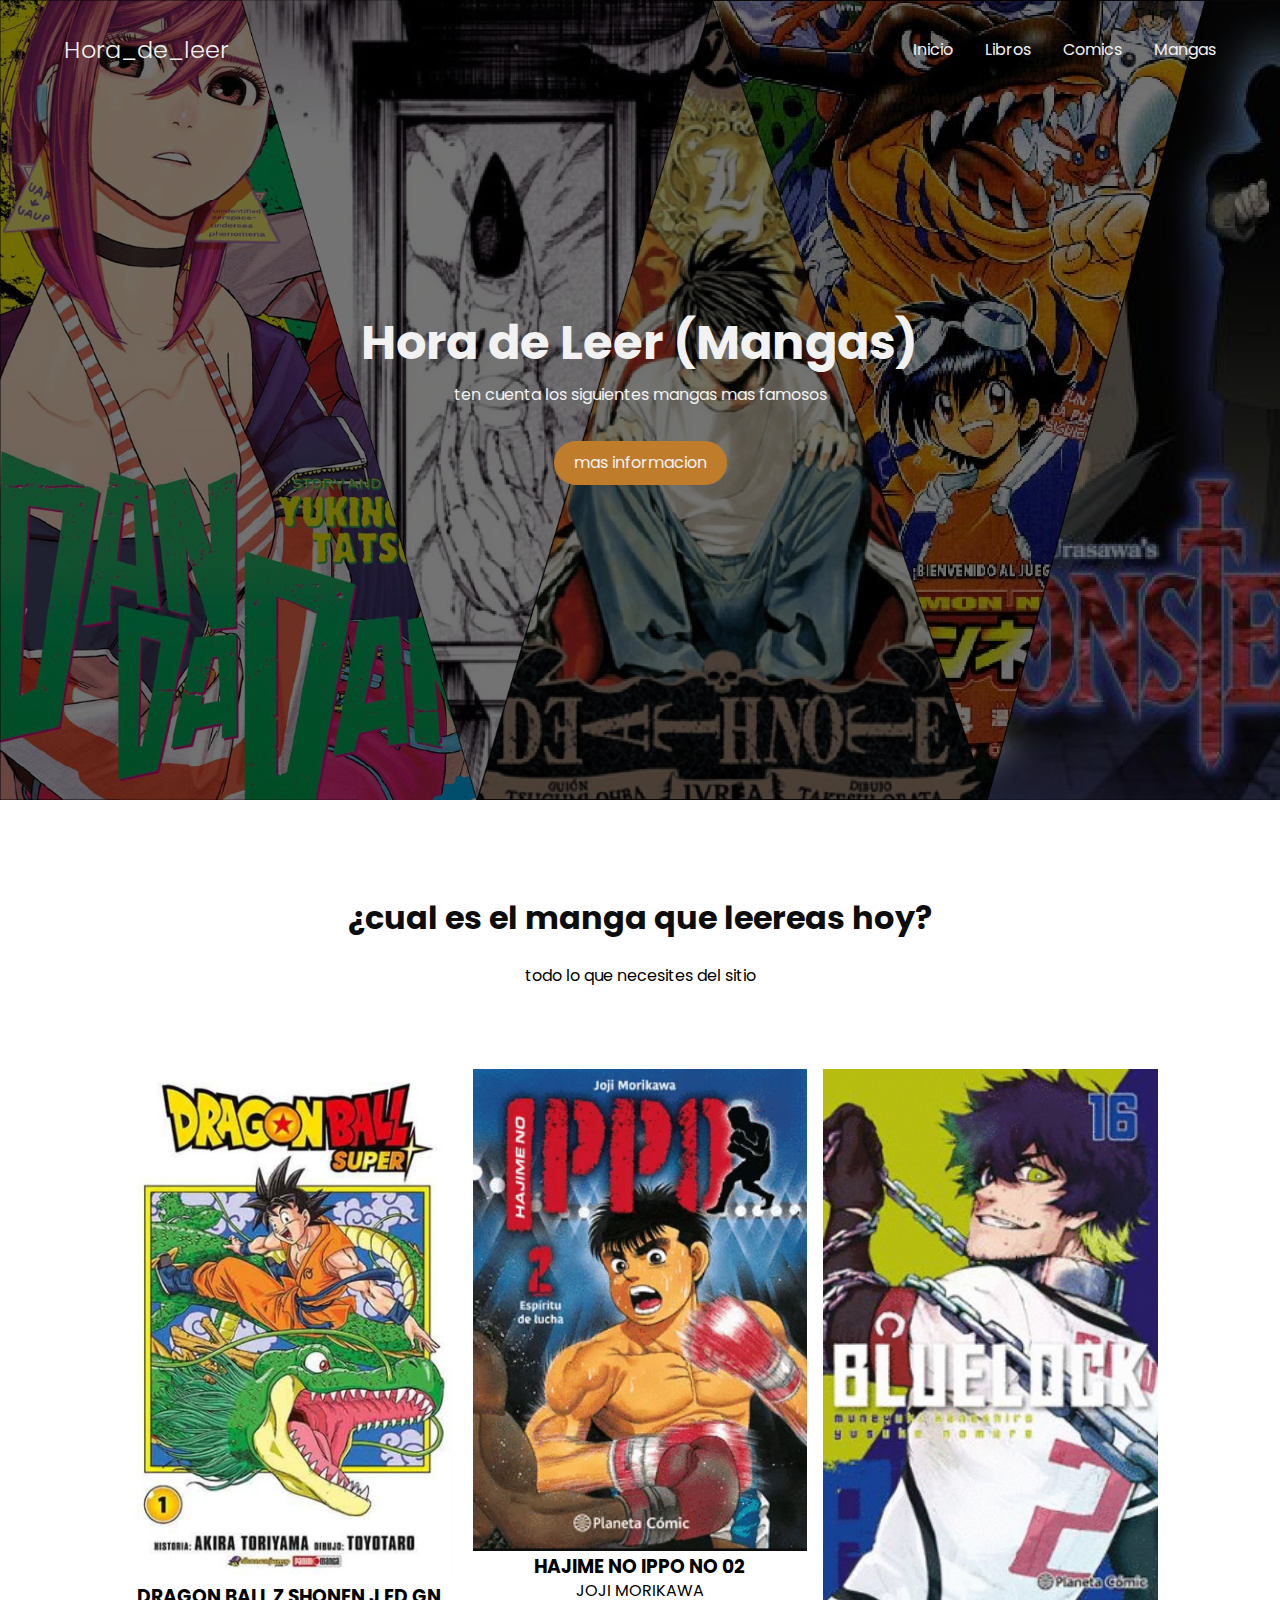
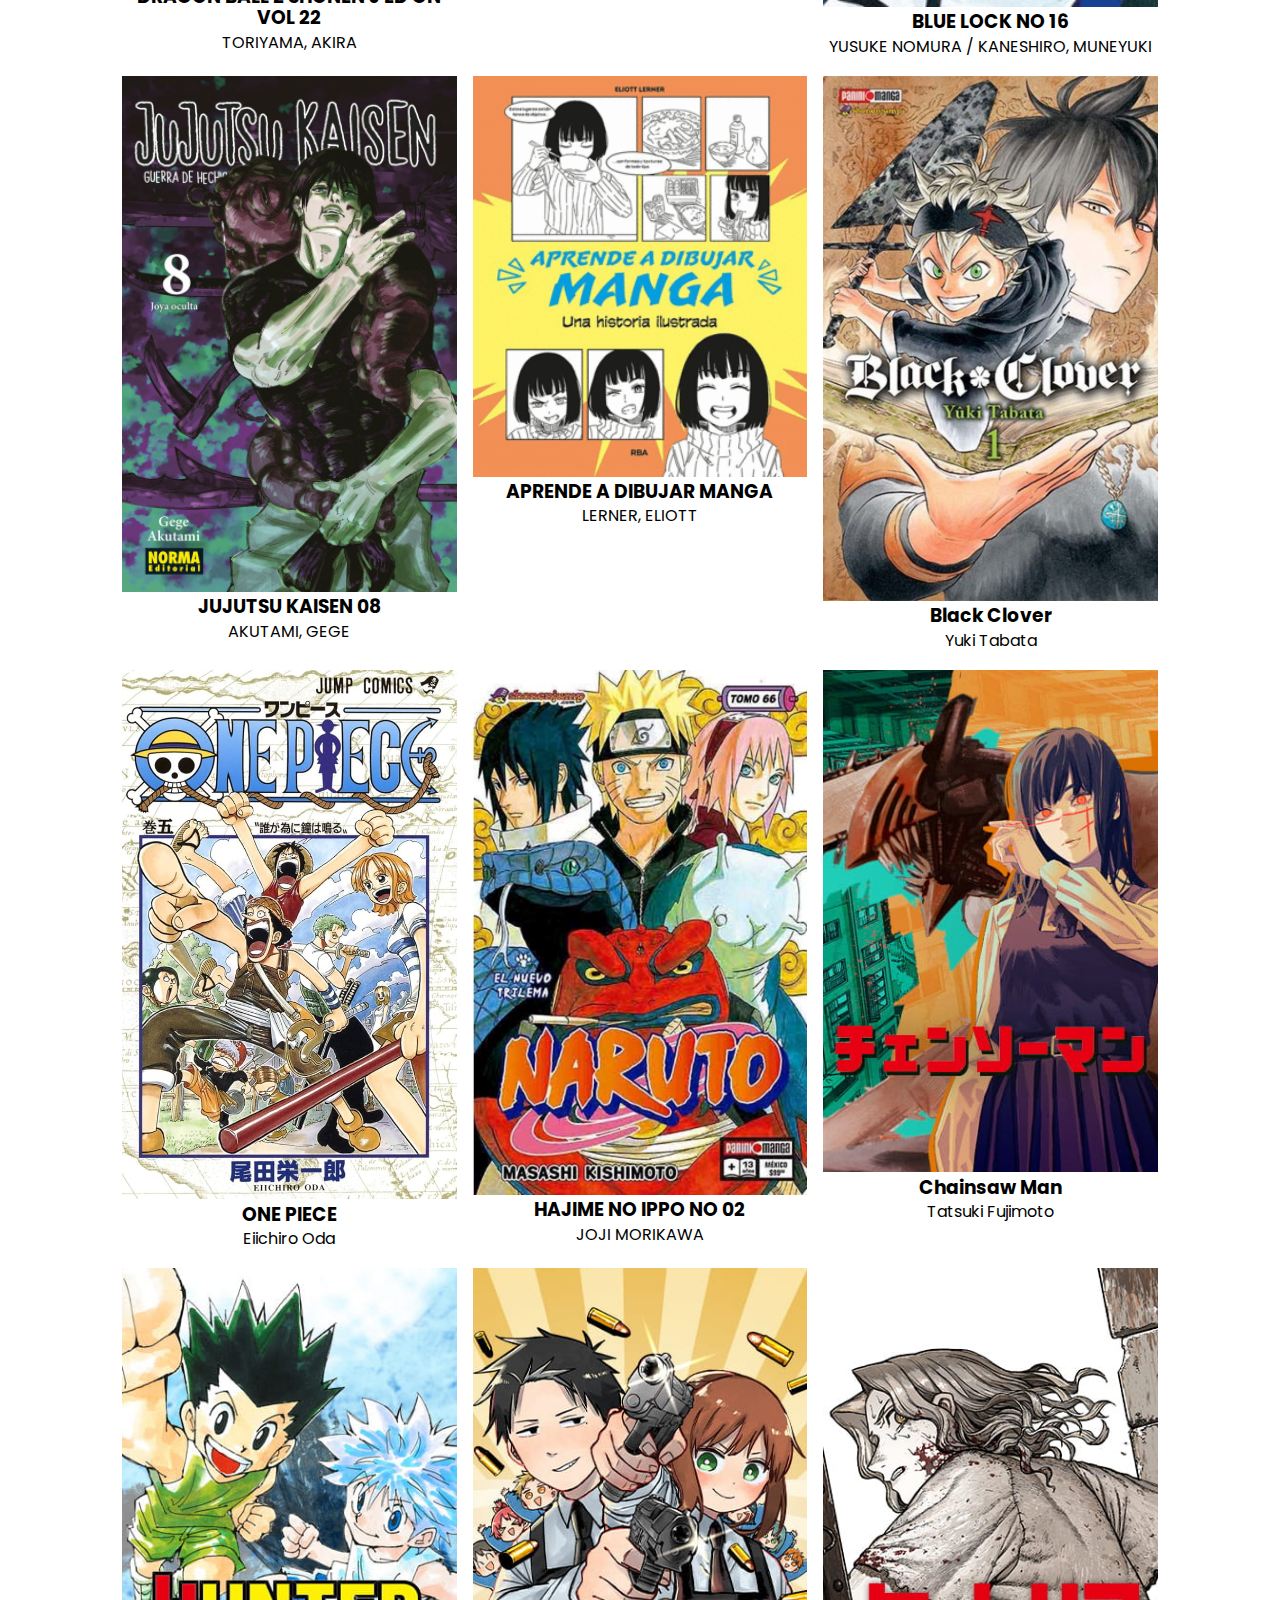
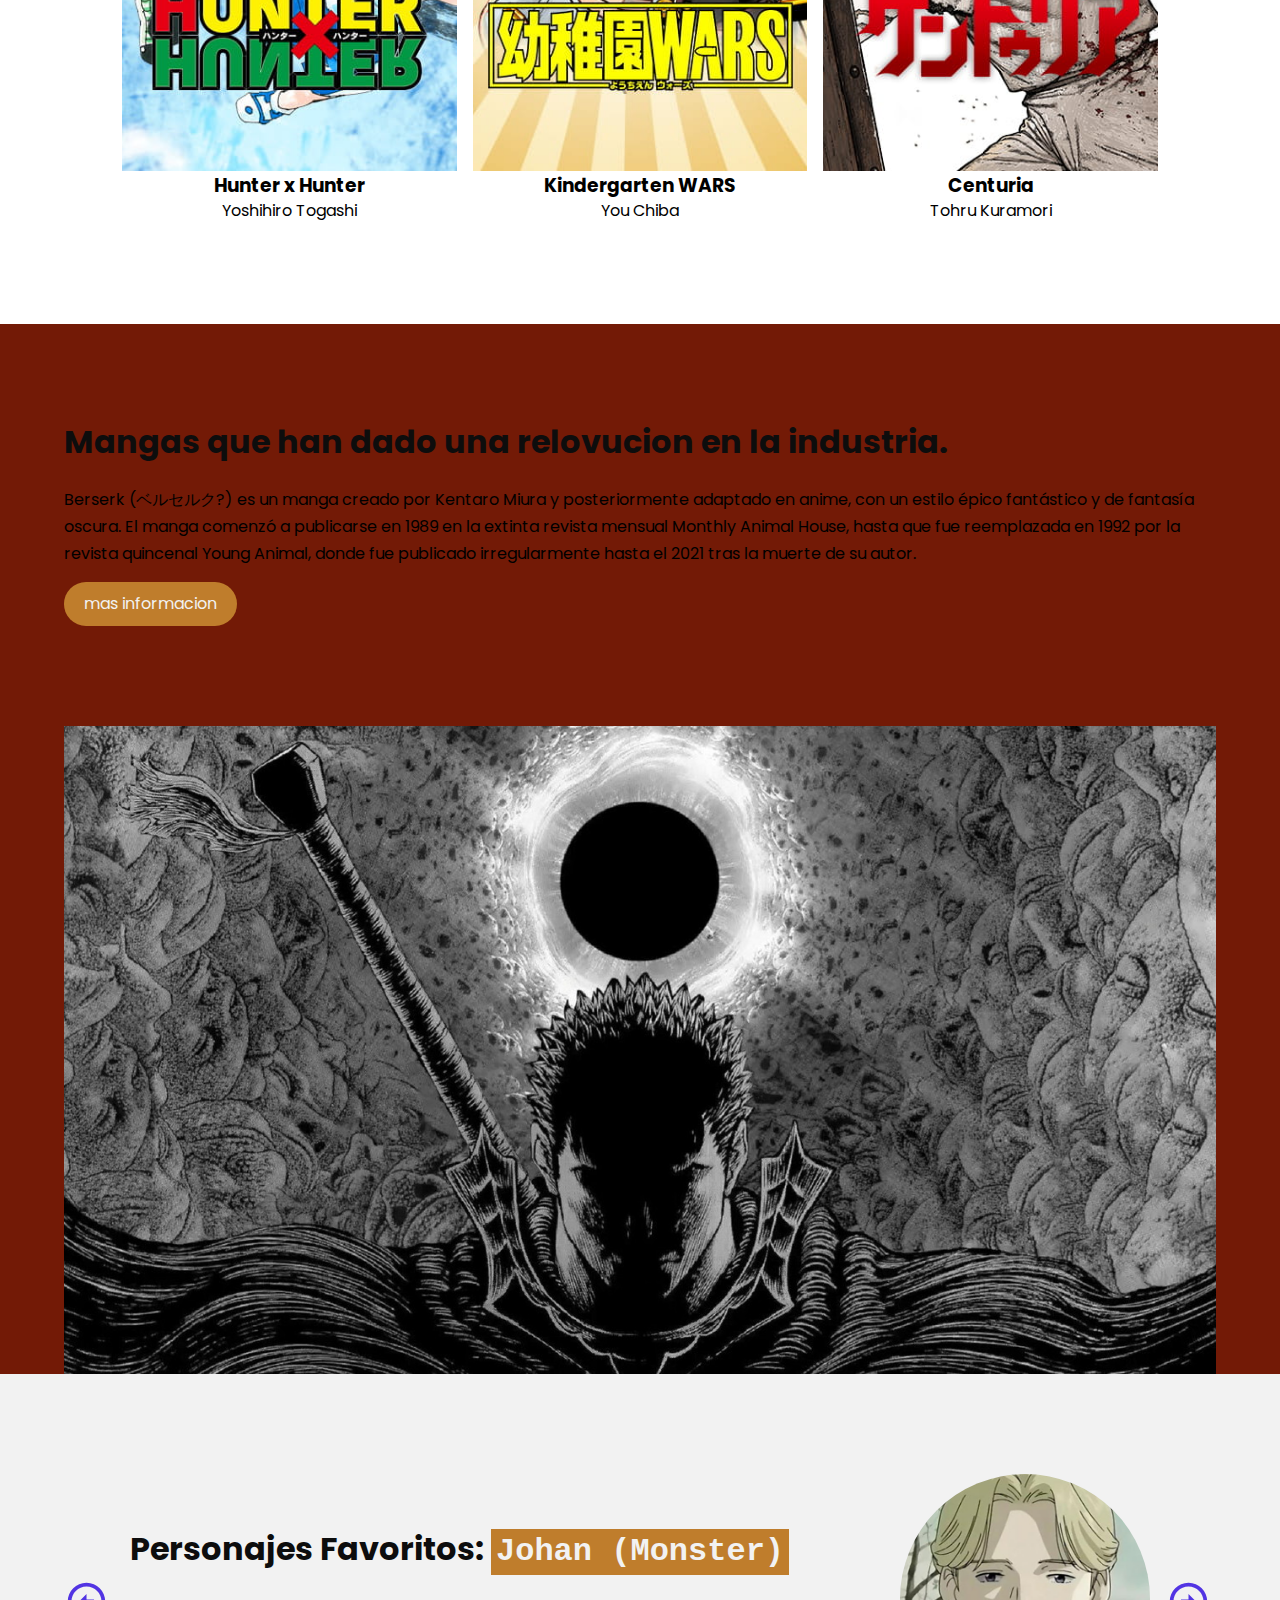
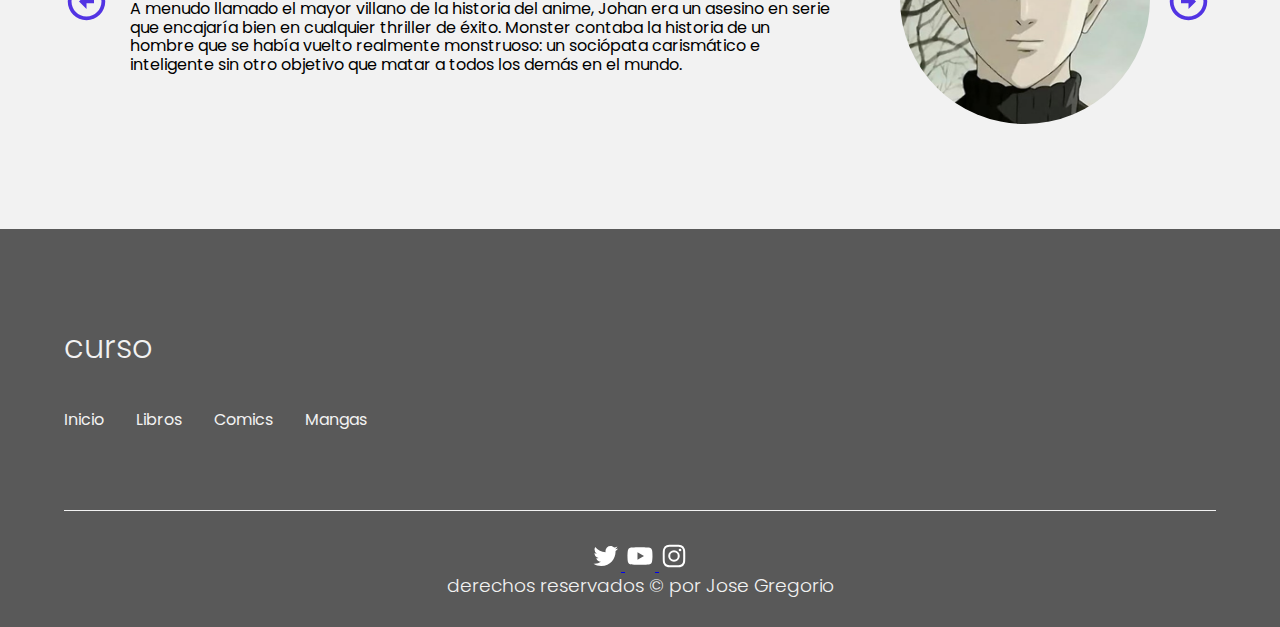
<file: Manga.html>
<!DOCTYPE html>
<html lang="es">
<head>
    <meta charset="UTF-8">
    <meta name="viewport" content="width=device-width, initial-scale=1.0">
    <title>Hora de leer</title>
    <link rel="shortcut icon" href="images/logotipo.png" type="image/x-icon">
    <link rel="stylesheet" href="css/normalize.css">
    <link rel="stylesheet" href="css/estilo_manga.css">


</head>
<body>

    <header class="hero">
        <nav class="nav container">

            <div class="nav__logo">
                <h2 class="nav__title">Hora_de_leer</h2>
            </div>

            <ul class="nav__link nav__link--menu">

                <li class="nav__items">
                    <a href="index.html" class="nav__links">Inicio</a>
                </li>

                <li class="nav__items">
                    <a href="Libros.html" class="nav__links">Libros</a>
                </li>

                <li class="nav__items">
                    <a href="Comics.html" class="nav__links">Comics</a>
                </li>

                <li class="nav__items">
                    <a href="Manga.html" class="nav__links">Mangas</a>
                </li>

                <img src="images/close.svg" class="nav__close" alt="">
            </ul>

            <div class="nav__menu">
                <img src="images/menu.svg" class="nav__img" alt="">
            </div>

        </nav>

        <section class="hero__container container">
            <h1 class="hero__title">Hora de Leer (Mangas)</h1>
            <p class="hero__paragraph">ten cuenta los siguientes mangas mas famosos</p>
            <a href="#" class="cta">mas informacion</a>
        </section>


    </header>

    <main>
        <section class="container about">

            <h2 class="subtitle">¿cual es el manga que leereas hoy?</h2>
            <p class="about__paragraph">todo lo que necesites del sitio</p>
            <div class="about__main">


                <article class="about icons">
                    <img src="images/mangas/manga_1.jpg" class="about__icon">
                    <h3 class="about__title">DRAGON BALL Z SHONEN J ED GN VOL 22</h3>
                    <p class="about__paragraph">TORIYAMA, AKIRA</p>

                </article>

                <article class="about icons">
                    <img src="images/mangas/manga_2.PNG" class="about__icon">
                    <h3 class="about__title">HAJIME NO IPPO NO 02</h3>
                    <p class="about__paragraph">JOJI MORIKAWA</p>

                </article>

                <article class="about icons">
                    <img src="images/mangas/manga_3.PNG" class="about__icon">
                    <h3 class="about__title">BLUE LOCK NO 16</h3>
                    <p class="about__paragraph">YUSUKE NOMURA / KANESHIRO, MUNEYUKI</p>

                </article>

                
                <article class="about icons">
                    <img src="images/mangas/manga_4.jpeg" class="about__icon">
                    <h3 class="about__title">JUJUTSU KAISEN 08</h3>
                    <p class="about__paragraph">AKUTAMI, GEGE</p>

                </article>

                <article class="about icons">
                    <img src="images/mangas/manga_5.PNG" class="about__icon">
                    <h3 class="about__title">APRENDE A DIBUJAR MANGA</h3>
                    <p class="about__paragraph">LERNER, ELIOTT</p>

                </article>

                
                <article class="about icons">
                    <img src="images/mangas/manga_6.jpg" class="about__icon">
                    <h3 class="about__title">Black Clover</h3>
                    <p class="about__paragraph">Yuki Tabata</p>

                </article>

                <article class="about icons">
                    <img src="images/mangas/manga_7.jpg" class="about__icon">
                    <h3 class="about__title">ONE PIECE</h3>
                    <p class="about__paragraph">Eiichiro Oda</p>

                </article>

                
                <article class="about icons">
                    <img src="images/mangas/manga_8.jpg" class="about__icon">
                    <h3 class="about__title">HAJIME NO IPPO NO 02</h3>
                    <p class="about__paragraph">JOJI MORIKAWA</p>

                </article>

                <article class="about icons">
                    <img src="images/mangas/manga_9.jpg" class="about__icon">
                    <h3 class="about__title">Chainsaw Man</h3>
                    <p class="about__paragraph">Tatsuki Fujimoto</p>

                </article>

                <article class="about icons">
                    <img src="images/mangas/manga_10.jpg" class="about__icon">
                    <h3 class="about__title">Hunter x Hunter</h3>
                    <p class="about__paragraph">Yoshihiro Togashi</p>

                </article>

                
                <article class="about icons">
                    <img src="images/mangas/manga_11.jpg" class="about__icon">
                    <h3 class="about__title">Kindergarten WARS</h3>
                    <p class="about__paragraph">You Chiba</p>

                </article>

                <article class="about icons">
                    <img src="images/mangas/manga_12.jpg" class="about__icon">
                    <h3 class="about__title">Centuria</h3>
                    <p class="about__paragraph">Tohru Kuramori</p>

                </article>

                
                
            </div>
        

        </section>

        <section class="knowledge">
            <div class="knowledge__container container">
                <div class="knowledge__texts">
                    <h2 class="subtitle">Mangas que han dado una relovucion en la industria.</h2>
                    <p class="knowledge__paragraph">Berserk (ベルセルク?) es un manga creado por Kentaro Miura y posteriormente adaptado en anime, con un estilo épico fantástico y de fantasía oscura. El manga comenzó a publicarse en 1989 en la extinta revista mensual Monthly Animal House, hasta que fue reemplazada en 1992 por la revista quincenal Young Animal, donde fue publicado irregularmente hasta el 2021 tras la muerte de su autor.</p>
                    <a href="#" class="cta">mas informacion</a>
                </div>
            </div>

            <figure class="knowledge__picture">
                <img src="images/mangas/manga_con.jpeg" class="knowledge__img">
            </figure>


        </section>
        
        <section class="testimony">
            <div class="testimony__container container">

                <img src="images/leftarrow.svg" class="testimony__arrow" id="before">
                
                <section class="testimony__body testimony__body--show" data-id="1">
                    <div class="testimony__text">
                        <h2 class="subtitle">Personajes Favoritos: <samp class="testimony__course">Johan (Monster) </samp></h2>
                        <p class="testimony__review">A menudo llamado el mayor villano de la historia del anime, Johan era un asesino en serie que encajaría bien en cualquier thriller de éxito. Monster contaba la historia de un hombre que se había vuelto realmente monstruoso: un sociópata carismático e inteligente sin otro objetivo que matar a todos los demás en el mundo.</p>
                    </div>

                    <figure class="testimony__picture">
                        <img src="images/mangas/personajes_1.jpg" class="testimony__img">
                    </figure>

                </section>

                <section class="testimony__body" data-id="2">
                    <div class="testimony__text">
                        <h2 class="subtitle">Personajes Favoritos: <samp class="testimony__course">Goku (Dragon Ball)
                        </samp></h2>
                        <p class="testimony__review">Goku, posiblemente el arquetipo de los personajes principales del anime shonen moderno, fue en cierto modo una creación innovadora en su época. Cuando el valiente y pequeño Goku apareció por primera vez en Dragon Ball</p>
                    </div>

                    <figure class="testimony__picture">
                        <img src="images/mangas/personaje_2.jpg" class="testimony__img">
                    </figure>

                </section>

                <section class="testimony__body" data-id="3">
                    <div class="testimony__text">
                        <h2 class="subtitle">Personajes Favoritos: <samp class="testimony__course">Shinji Ikari  (Evangelion)</samp></h2>
                        <p class="testimony__review">Los héroes suelen ser lo que nosotros queremos que sean: poderosos, capaces, hermosos, seguros de sí mismos, desinteresados y con algunos defectos cuidadosamente añadidos para hacerlos identificables. Pero Shinji era diferente; no era quien queríamos ser.</p>
                    </div>

                    <figure class="testimony__picture">
                        <img src="images/mangas/personaje_3.jpg" class="testimony__img">
                    </figure>

                </section>

                
                <section class="testimony__body" data-id="4">
                    <div class="testimony__text">
                        <h2 class="subtitle">Personajes Favoritos: <samp class="testimony__course">Sailor Moon</samp></h2>
                        <p class="testimony__review">La heroína adolescente reticente se puede encontrar merendando y durmiendo la siesta tan a menudo como pateando culos cósmicos, y esa es parte de la razón por la que ha encontrado un fandom tan duradero.</p>
                    </div>

                    <figure class="testimony__picture">
                        <img src="images/mangas/personajes_4.jpeg" class="testimony__img">
                    </figure>

                </section>

                <section class="testimony__body" data-id="5">
                    <div class="testimony__text">
                        <h2 class="subtitle">Personajes Favoritos: <samp class="testimony__course">Light Yagami (Death Note)</samp></h2>
                        <p class="testimony__review">La historia se basaba en gran medida en la astucia de Light y en las capas que componían sus planes. Light empezó siendo un buen chico, con buenos resultados en la escuela y una brillante carrera como policía, como su padre. </p>
                    </div>

                    <figure class="testimony__picture">
                        <img src="images/mangas/personajes_5.jpg" class="testimony__img">
                    </figure>

                </section>

                <section class="testimony__body" data-id="6">
                    <div class="testimony__text">
                        <h2 class="subtitle">Personajes Favoritos: <samp class="testimony__course">Dio Brando (JoJo's Bizarre Adventure)</samp></h2>
                        <p class="testimony__review">El archienemigo de la familia Joestar y la primera de las dos entradas de JoJo's en nuestra lista, Dio Brando es un villano deliciosamente detestable. Criado por un padre maltratador, Dio se dedicó desde muy joven a destruir a la familia Joestar tras ser acogido como huérfano.</p>
                    </div>

                    <figure class="testimony__picture">
                        <img src="images/mangas/personaje_6.jpeg" class="testimony__img">
                    </figure>

                </section>
                
                <section class="testimony__body" data-id="7">
                    <div class="testimony__text">
                        <h2 class="subtitle">Personajes Favoritos: <samp class="testimony__course">Motoko Kusanagi (Ghost in the Shell)</samp></h2>
                        <p class="testimony__review">La comandante Motoko Kusanagi es el motor de la franquicia Ghost in the Shell. La historia a menudo desciende a largos diálogos llenos de dramatismo político, pero Motoko mantiene las cosas interesantes. No sólo participa en toda la intriga política, sino que la domina, demostrando que es algo más que una cara bonita detrás de una pistola.</p>
                    </div>

                    <figure class="testimony__picture">
                        <img src="images/mangas/personaje_7.jpg" class="testimony__img">
                    </figure>

                </section>

                <section class="testimony__body" data-id="8">
                    <div class="testimony__text">
                        <h2 class="subtitle">Personajes Favoritos: <samp class="testimony__course">Levi Ackerman (Ataque a los Titanes) </samp></h2>
                        <p class="testimony__review">Aunque en el mundo amurallado de Ataque a los Titanes se le considera un héroe, la brutalidad de Levi Ackerman no sólo se dirige a los monstruos gigantes que caza. Es lógico que sea un personaje complejo, ya que fue modelado a partir de uno de los antihéroes más infames (y violentos) de la cultura pop.</p>
                    </div>

                    <figure class="testimony__picture">
                        <img src="images/mangas/personaje_8.jpeg" class="testimony__img">
                    </figure>

                </section>

                <section class="testimony__body" data-id="9">
                    <div class="testimony__text">
                        <h2 class="subtitle">Personajes Favoritos: <samp class="testimony__course">Kakashi (Naruto)</samp></h2>
                        <p class="testimony__review">Es un personaje complejo, con un diseño icónico y una actitud relajada que destila frialdad. Es el tipo de profesor que todo el mundo desearía tener: inteligente, simpático, relajado y totalmente dedicado a sus alumnos.</p>
                    </div>

                    <figure class="testimony__picture">
                        <img src="images/mangas/personaje_9.jpg" class="testimony__img">
                    </figure>

                </section>
                
                <section class="testimony__body" data-id="10">
                    <div class="testimony__text">
                        <h2 class="subtitle">Personajes Favoritos: <samp class="testimony__course">Guts (Berserk)</samp></h2>
                        <p class="testimony__review">Un lugar brutal necesitaba un héroe igualmente brutal, y ese hombre era Guts. Nacido de un cadáver que quedó colgado de un árbol, su vida no fue más fácil a partir de ahí. Guts pasa por tantas pruebas y tribulaciones que es difícil llevar la cuenta.</p>
                    </div>

                    <figure class="testimony__picture">
                        <img src="images/mangas/personaje_7.jpg" class="testimony__img">
                    </figure>

                </section>


                <section class="testimony__body" data-id="11">
                    <div class="testimony__text">
                        <h2 class="subtitle">Personajes Favoritos: <samp class="testimony__course">Roronoa Zoro (One Piece)</samp></h2>
                        <p class="testimony__review">¿Hay algún personaje más genial que Roronoa? Es difícil pensar en muchos, ya que es esencialmente un pirata samurái con pelo verde, cicatrices épicas y sus características tres espadas.</p>
                    </div>

                    <figure class="testimony__picture">
                        <img src="images/mangas/personaje_11.jpeg" class="testimony__img">
                    </figure>

                </section>

                <section class="testimony__body" data-id="12">
                    <div class="testimony__text">
                        <h2 class="subtitle">Personajes Favoritos: <samp class="testimony__course">Tanjiro (Demon Slayer)</samp></h2>
                        <p class="testimony__review">Como muchos de los héroes más impactantes, la historia de Tanjiro comienza con una gran tragedia. De joven, su vida quedó destruida cuando el Rey de los Demonios mató a toda su familia... bueno, a casi todos. En un último desprecio, su hermana fue convertida en medio demonio.</p>
                    </div>

                    <figure class="testimony__picture">
                        <img src="images/mangas/personaje_12.jpeg" class="testimony__img">
                    </figure>

                </section>

                <section class="testimony__body" data-id="13">
                    <div class="testimony__text">
                        <h2 class="subtitle">Personajes Favoritos: <samp class="testimony__course">L (Death Note)</samp></h2>
                        <p class="testimony__review">Todo buen personaje principal necesita un reto, y L proporcionó la oposición que la serie Death Note necesitaba para cautivar a los fans. L es un bicho raro, sin duda, con el pelo despeinado, un desprecio por los zapatos y una afición por agacharse en las sillas y comer comida basura.</p>
                    </div>

                    <figure class="testimony__picture">
                        <img src="images/mangas/personaje_13.jpg" class="testimony__img">
                    </figure>

                </section>

                <section class="testimony__body" data-id="14">
                    <div class="testimony__text">
                        <h2 class="subtitle">Personajes Favoritos: <samp class="testimony__course">Monkey D. Luffy (One Piece)</samp></h2>
                        <p class="testimony__review">Así que no es de extrañar que el personaje principal de un título tan influyente y su adaptación al anime de gran éxito encabece nuestra lista. Muchos niños de la década de 2000 descubrieron One Piece y a Luffy, lo que introdujo a una generación en los placeres del anime.</p>
                    </div>

                    <figure class="testimony__picture">
                        <img src="images/mangas/personaje_14.jpeg" class="testimony__img">
                    </figure>

                </section>

                <section class="testimony__body" data-id="15">
                    <div class="testimony__text">
                        <h2 class="subtitle">Personajes Favoritos: <samp class="testimony__course">Edward Elric (Fullmetal Alchemist)</samp></h2>
                        <p class="testimony__review">El precoz Edward Elric, tremendamente ambicioso, malvadamente inteligente y más sabio que su edad, entró en escena con una nueva visión del héroe del anime shonen moderno. A diferencia de los anteriores, no era el tipo adorable pero poco inteligente con un corazón de oro.</p>
                    </div>

                    <figure class="testimony__picture">
                        <img src="images/mangas/personaje_15.jpg" class="testimony__img">
                    </figure>

                </section>

                <img src="images/arrow.svg" class="testimony__arrow" id="next">
                
            </div>
        </section>


    </main>


    <footer class="footer">
        <section class="footer__container container">
            <nav class="nav nav--footer">
                <h2 class="footer__title">curso</h2>

                <ul class="nav__link nav__link--footer">

                    <li class="nav__items">
                        <a href="index.html" class="nav__links">Inicio</a>
                    </li>
    
                    <li class="nav__items">
                        <a href="Libros.html" class="nav__links">Libros</a>
                    </li>
    
                    <li class="nav__items">
                        <a href="Comics.html" class="nav__links">Comics</a>
                    </li>
    
                    <li class="nav__items">
                        <a href="Manga.html" class="nav__links">Mangas</a>
                    </li>
                </ul>
            </nav>



        </section>

        <section class="footer__copy container">
            <div class="footer__social">
                <a href="#" class="footer__icons">
                    <img src="images/twitter.svg" class="footer__img">
                    <img src="images/youtube.svg" class="footer__img">
                    <img src="images/instagram.svg" class="footer__img">
                </a>
            </div>

            <h3 class="footer__copyright">derechos reservados &copy; por Jose Gregorio</h3>


        </section>



    </footer>

    <script src="js/slider.js"></script>
    <script src="js/menu.js"></script>
    <script src="js/questions.js"></script>


    
</body>
</html>
</file>
<file: css/estilos.css>
@import url('https://fonts.googleapis.com/css2?family=Poppins:wght@300;400;600;700&display=swap');

:root{

    --padding-container: 100px 0;
    --color-title:#0D0D0D;
}


body{

    font-family: "poppins", sans-serif;
}

.container{

    width: 90%;
    max-width: 1200px;
    margin: 0 auto;
    overflow: hidden;
    padding:var(--padding-container);

}

.hero{

    width: 100%;
    height: 100vh;
    min-height: 600px;
    max-height: 800px;
    position: relative;
    display: grid;
    grid-template-rows: 100px 1fr;
    color: #F2F2F2;
}


.hero::before{


    
    content: "";
    position: absolute;
    top: 0;
    left: 0;
    width: 100%;
    height: 100%;
    background-image: linear-gradient(180deg, #0000008c 0%,#0000008c 100%),url("../images/index_portada.jpg");
    background-size: cover;
    clip-path: polygon(0% 0%, 100% 0%, 100% 75%, 75% 75%, 50% 100%, 29% 76%, 0% 75%);
    z-index: -1;

}

/*nav*/

.nav{

    --padding-container:0;
    height: 100%;
    display: flex;
    align-items: center;


    
}

.nav__title{

    font-weight: 300;
}



.nav__link{

    margin-left: auto;
    padding: 0;
    display: grid;
    grid-auto-flow: column;
    grid-auto-columns: max-content;
    gap: 2em;
}


.nav__items{

    list-style: none;
}


.nav__links{
    color: #F2F2F2;
    text-decoration: none;
}

.nav__menu{

    margin-left: auto;
    cursor: pointer;
    display: none;
}

.nav__img{

    display: block;
    width: 30px;
}

.nav__close{

    display: var(--show,none);
}

/*hero.container*/

.hero__container{
    max-width: 800px;
    --padding-container: 0;
    display: grid;
    grid-auto-rows: max-content;
    align-content: center;
    gap: 1em;
    padding-bottom: 100px;
    text-align: center;

}

.hero__title{
    font-size: 3rem;


}

.hero__paragraph{
    margin-bottom: 20px;
}

.cta{
    display: inline-block;
    background-color: #BF7D2C;
    justify-self: center;
    color: #F2F2F2;
    text-decoration: none;
    padding: 13px 20px;
    border-radius: 30px;

}


/*about*/

.about{
    text-align: center;
}

.subtitle{
    color: var(--color-title);
    font-size: 2rem;
    margin-bottom: 25px;

}

.about__paragraph{
    line-height: 1.7;
}

.about__main{
    padding-top: 80px;
    display: grid;
    width: 90%;
    margin: 0 auto;
    gap: 1em;
    overflow: hidden;
    grid-template-columns: repeat(auto-fit, minmax(260px, auto));
}

.about__icons{
    display: grid;
    gap: 1rem;
    justify-items: center;
    width: 20px;
    overflow: hidden;
    margin: 0 auto;

}

.about__icon{
    width: 80%;
}


/*knowledge*/

.knowledge{

    background-color: #F2F2F2;
    background-image: radial-gradient(#F2F2F2 0.2px, #595959 0.2px);
    background-size: 4px 4px;
    overflow: hidden;

}

.knowledge__container{
    display: grid;
    color: #F2F2F2;
    grid-template-columns: repeat(auto-fit, minmax(260px, auto));
    gap: 1em;
    align-items: center;

}

.knowledge__picture{
    max-width: auto;
}

.knowledge__paragraph{
    line-height: 1.5;
    margin-bottom: 15px;
    
}

.knowledge__img{
    width: 80%;
    display: block;
    margin: 0 auto;
    gap: 1rem;
    justify-items: center;
    overflow: hidden;
}


/*testimony*/

.testimony{
    background-color: #F2F2F2;

}

.testimony__container{
    display: grid;
    grid-template-columns: 50px 1fr 50px;
    gap: 1em;
    align-items: center;

}

.testimony__body{
    display: grid;
    grid-template-columns: 1fr max-content;
    justify-content: space-between;
    align-items: center;
    gap: 2em;
    grid-column: 2/3;
    grid-row: 1/2;
    opacity: 0;
    pointer-events: none;


}

.testimony__body--show{
    pointer-events: unset;
    opacity: 1;
    transition: opacity 1.5s ease-in-out;
}

.testimony__img{
    width: 250px;
    height: 250px;
    border-radius: 50%;
    object-fit: cover;
    object-position: 50%;

}

.testimony__text{
    max-width: 700px;
}

.testimony__course{
    background-color: #731A06;
    color: #F2F2F2;
    display: inline-block;
    padding: 5px;
}

.testimony__arrow{
    width: 90%;
    cursor: pointer;
}


/*questions*/

.questions{
    text-align: center;
}

.questions__container{
    display: grid;
    gap: 2em;
    padding-top: 50PX;
    padding-bottom: 100PX;
}

.questions__padding{
    padding: 0;
    transition: padding .3S;
    border: 1px solid #0D0D0D;
    border-radius: 6px;
}

.questions__padding--add{
    padding-bottom: 30px;
}

.questions__answer{
    padding: 0 30px 0;
    overflow: hidden;
    color: #731A06;

}

.questions__title{
    text-align: left;
    display: flex;
    font-size: 20px;
    padding: 30px 0 30px;
    cursor: pointer;
    color: var(--color-title);
    justify-content: space-between;
}

.questions__arrow{
    border-radius: 50%;
    background-color: var(--color-title);
    width: 25px;
    height: 25px;
    display: flex;
    justify-content: center;
    align-items: center;
    align-self: flex-end;
    margin-left: 10px;
    transition: transform .3s;

}

.questions__arrow--rotate{
    transform: rotate(180deg);
}

.questions__show{
    text-align: left;
    height: 0;
    transition: height .3s;
}

.questions__img{
    display: block;
}

.questions__copy{
    width: 60%;
    margin: 0 auto;
    margin-bottom: 30px;
}

/*footer*/

.footer{
    background-color: #595959;
}

.footer__title{
    font-weight: 300;
    font-size: 2rem;
    margin-bottom: 30px;
}

.footer__title, .footer__newsletter{
    color: #F2F2F2;
}

.footer__container{
    display: flex;
    justify-content: space-between;
    align-items: center;
    border-bottom: 1px solid #F2F2F2;
    padding-bottom: 60px;
}

.nav--footer{
    padding-bottom: 20px;
    display: grid;
    gap: 1em;
    grid-auto-flow: row;
    height: 100%;
}

.nav__link--footer{
    display: flex;
    margin: 0;
    margin-right: 20px;
    flex-wrap: wrap;

}

.footer__inputs{
    margin-bottom: 10px;
    display: flex;
    overflow: hidden;
}

.footer__input{
    background-color: #F2F2F2;
    height: 50px;
    display: block;
    padding-left: 10px;
    border-radius: 6px;
    font-size: 1rem;
    outline: none;
    border: none;
    margin-right: 16px;
}

.footer__submit{
    margin-left: auto;
    display: inline-block;
    height: 50px;
    padding: 0 20px ;
    background-color: #731A06;
    border: none;
    font-size: 1rem;
    color: #F2F2F2;
    border-radius: 6px;
}

.footer__copy{
    --padding-container:30px 0;
    text-align: center;
    color: #F2F2F2;
}

.footer__copyright{
    font-weight: 300;
}

.footer__icons{
    margin-bottom: 30px;
}

.footer__img{
    width: 30px;
}

/*media queries adaptacion para dispositivos moviles*/

@media (max-width:800px) {
    .nav__menu{
        display: block;
    }

    .nav__link--menu{
        position: fixed;
        background-color: #0D0D0D;
        top: 0;
        left: 0;
        height: 100%;
        width: 100%;
        display: flex;
        flex-direction: column;
        justify-content: space-evenly;
        align-items: center;
        z-index: 100;
        opacity: 0;
        pointer-events: none;
        transition: .7s opacity;
    }

    .nav__link--show{
        --show: block;
        opacity: 1;
        pointer-events: unset;
    }

    .nav__close{
        position: absolute;
        top: 30px;
        right: 30px;
        width: 30px;
        cursor: pointer;
    }

    .hero__title{
        font-size: 2.5rem;
    }

    .about__main{
        gap: 2em;
    }

    .about__icons:last-of-type{
        grid-column: 1/-1;
    }

    .knowledge__container{
        grid-template-columns: 1fr;
        grid-template-rows: max-content 1fr;
        gap: 3em;
        justify-self: center;
        text-align: center;
    }


    .knowledge__picture{
        grid-row: 1/2;
    }

    .testimony__container{
        grid-template-columns: 30px 1fr 30px;

    }

    .testimony__body{
        grid-template-columns: 1fr;
        grid-template-rows: max-content max-content;
        gap: 3em;
        justify-items: center;
    }

    .testimony__img{
        width: 200px;
        height: 200px;
    }

    .questions__copy{
        width: 100%;

    }

    .footer__container{
        flex-wrap: wrap;
    }

    .nav--footer{
        width: 100%;
        justify-items: center;

    }

    .nav__link--footer{
        width: 100%;
        justify-content: space-evenly;
        margin: 0;

    }

    .footer__form{
        width: 100%;
        justify-content: space-evenly;
    }

    .footer__input{
        flex: 1;
    }



}


@media (max-width:800px) {
    .hero__title{
        font-size: 2rem;
        
    }

    .hero__paragraph{
        font-size: 1rem;
    }

    .subtitle{
        font-size: 1.8rem;
    }

    .testimony{
        --padding-container:60px 0;
    }

    .testimony__container{
        grid-template-columns: 28px 1fr 28px;
        gap: .9em;
    }

    .testimony__arrow{
        width: 100%;
    }

    .testimony__course{
        margin-top: 15px;
    }

    .questions__title{
        font-size: 1rem;

    }

    .nav--footer{
        padding: 0;
        margin-bottom: 40px;
    }

    .footer__title{
        justify-self: start;
        margin-bottom: 15px;
    }

    .nav--footer{
        padding-bottom: 40px;
    }

    .nav__link--footer{
        justify-content: space-between;
    }

    .footer__inputs{
        flex-wrap: wrap;

    }

    .footer__input{
        flex-basis: 100%;
        margin: 0;
        margin-bottom: 16px;
    }

    .footer__submit{
        margin-right: auto;
    }
}
</file>
<file: css/estilo_comics.css>
@import url('https://fonts.googleapis.com/css2?family=Poppins:wght@300;400;600;700&display=swap');

:root{

    --padding-container: 100px 0;
    --color-title:#0D0D0D;
}


body{

    font-family: "poppins", sans-serif;
}

.container{

    width: 90%;
    max-width: 1200px;
    margin: 0 auto;
    overflow: hidden;
    padding:var(--padding-container);

}

.hero{

    width: 100%;
    height: 100vh;
    min-height: 600px;
    max-height: 800px;
    position: relative;
    display: grid;
    grid-template-rows: 100px 1fr;
    color: #F2F2F2;
}


.hero::before{

    content: "";
    position: absolute;
    top: 0;
    left: 0;
    width: 100%;
    height: 100%;
    background-image: linear-gradient(180deg, #0000008c 0%,#0000008c 100%),url("../images/comics/comics_portada.jpg");
    background-size: cover;
    z-index: -1;

}

/*nav*/

.nav{

    --padding-container:0;
    height: 100%;
    display: flex;
    align-items: center;

    
}

.nav__title{

    font-weight: 300;
}



.nav__link{

    margin-left: auto;
    padding: 0;
    display: grid;
    grid-auto-flow: column;
    grid-auto-columns: max-content;
    gap: 2em;
}


.nav__items{

    list-style: none;
}


.nav__links{
    color: #F2F2F2;
    text-decoration: none;
}

.nav__menu{

    margin-left: auto;
    cursor: pointer;
    display: none;
}

.nav__img{

    display: block;
    width: 30px;
}

.nav__close{

    display: var(--show,none);
}

/*hero.container*/

.hero__container{
    max-width: 800px;
    --padding-container: 0;
    display: grid;
    grid-auto-rows: max-content;
    align-content: center;
    gap: 1em;
    padding-bottom: 100px;
    text-align: center;

}

.hero__title{
    font-size: 3rem;


}

.hero__paragraph{
    margin-bottom: 20px;
}

.cta{
    display: inline-block;
    background-color: #BF7D2C;
    justify-self: center;
    color: #F2F2F2;
    text-decoration: none;
    padding: 13px 20px;
    border-radius: 30px;

}


/*about*/

.about{
    text-align: center;
}

.subtitle{
    color: var(--color-title);
    font-size: 2rem;
    margin-bottom: 25px;

}

.about__paragraph{
    line-height: 1.7;
}

.about__main{
    padding-top: 80px;
    display: grid;
    width: 90%;
    margin: 0 auto;
    gap: 1em;
    overflow: hidden;
    grid-template-columns: repeat(auto-fit, minmax(260px, auto));
}

.about__icons{
    display: grid;
    gap: 1rem;
    justify-items: center;
    width: 20px;
    overflow: hidden;
    margin: 0 auto;

}

.about__icon{
    width: 100%;
}


/*knowledge*/

.knowledge{

    background-color: #731A06;
    background-image: radial-gradient(#595959 0.2px, #731A06 0.2px);
    background-size: 4px 4px;
    overflow: hidden;

}

.knowledge__container{
    display: grid;
    grid-template-columns: repeat(auto-fit, minmax(260px, auto));
    gap: 1em;
    align-items: center;

}

.knowledge__picture{
    max-width: auto;
}

.knowledge__paragraph{
    line-height: 1.7;
    margin-bottom: 15px;
    
}

.knowledge__img{
    width: 90%;
    display: block;
    margin: 0 auto;
    gap: 1rem;
    justify-items: center;
    overflow: hidden;
}


/*testimony*/

.testimony{
    background-color: #F2F2F2;

}

.testimony__container{
    display: grid;
    grid-template-columns: 50px 1fr 50px;
    gap: 1em;
    align-items: center;

}

.testimony__body{
    display: grid;
    grid-template-columns: 1fr max-content;
    justify-content: space-between;
    align-items: center;
    gap: 2em;
    grid-column: 2/3;
    grid-row: 1/2;
    opacity: 0;
    pointer-events: none;


}

.testimony__body--show{
    pointer-events: unset;
    opacity: 1;
    transition: opacity 1.5s ease-in-out;
}

.testimony__img{
    width: 250px;
    height: 250px;
    border-radius: 50%;
    object-fit: cover;
    object-position: 50%;

}

.testimony__text{
    max-width: 700px;
}

.testimony__course{
    background-color: #BF7D2C;
    color: #F2F2F2;
    display: inline-block;
    padding: 5px;
}

.testimony__arrow{
    width: 90%;
    cursor: pointer;
}


/*questions*/

.questions{
    text-align: center;
}

.questions__container{
    display: grid;
    gap: 2em;
    padding-top: 50PX;
    padding-bottom: 100PX;
}

.questions__padding{
    padding: 0;
    transition: padding .3S;
    border: 1px solid #0D0D0D;
    border-radius: 6px;
}

.questions__padding--add{
    padding-bottom: 30px;
}

.questions__answer{
    padding: 0 30px 0;
    overflow: hidden;
    color: #BF7D2C;

}

.questions__title{
    text-align: left;
    display: flex;
    font-size: 20px;
    padding: 30px 0 30px;
    cursor: pointer;
    color: var(--color-title);
    justify-content: space-between;
}

.questions__arrow{
    border-radius: 50%;
    background-color: var(--color-title);
    width: 25px;
    height: 25px;
    display: flex;
    justify-content: center;
    align-items: center;
    align-self: flex-end;
    margin-left: 10px;
    transition: transform .3s;

}

.questions__arrow--rotate{
    transform: rotate(180deg);
}

.questions__show{
    text-align: left;
    height: 0;
    transition: height .3s;
}

.questions__img{
    display: block;
}

.questions__copy{
    width: 60%;
    margin: 0 auto;
    margin-bottom: 30px;
}

/*footer*/

.footer{
    background-color: #595959;
}

.footer__title{
    font-weight: 300;
    font-size: 2rem;
    margin-bottom: 30px;
}

.footer__title, .footer__newsletter{
    color: #F2F2F2;
}

.footer__container{
    display: flex;
    justify-content: space-between;
    align-items: center;
    border-bottom: 1px solid #F2F2F2;
    padding-bottom: 60px;
}

.nav--footer{
    padding-bottom: 20px;
    display: grid;
    gap: 1em;
    grid-auto-flow: row;
    height: 100%;
}

.nav__link--footer{
    display: flex;
    margin: 0;
    margin-right: 20px;
    flex-wrap: wrap;

}

.footer__inputs{
    margin-bottom: 10px;
    display: flex;
    overflow: hidden;
}

.footer__input{
    background-color: #F2F2F2;
    height: 50px;
    display: block;
    padding-left: 10px;
    border-radius: 6px;
    font-size: 1rem;
    outline: none;
    border: none;
    margin-right: 16px;
}

.footer__submit{
    margin-left: auto;
    display: inline-block;
    height: 50px;
    padding: 0 20px ;
    background-color: #731A06;
    border: none;
    font-size: 1rem;
    color: #F2F2F2;
    border-radius: 6px;
}

.footer__copy{
    --padding-container:30px 0;
    text-align: center;
    color: #F2F2F2;
}

.footer__copyright{
    font-weight: 300;
}

.footer__icons{
    margin-bottom: 30px;
}

.footer__img{
    width: 30px;
}

/*media queries adaptacion para dispositivos moviles*/

@media (max-width:800px) {
    .nav__menu{
        display: block;
    }

    .nav__link--menu{
        position: fixed;
        background-color: #0D0D0D;
        top: 0;
        left: 0;
        height: 100%;
        width: 100%;
        display: flex;
        flex-direction: column;
        justify-content: space-evenly;
        align-items: center;
        z-index: 100;
        opacity: 0;
        pointer-events: none;
        transition: .7s opacity;
    }

    .nav__link--show{
        --show: block;
        opacity: 1;
        pointer-events: unset;
    }

    .nav__close{
        position: absolute;
        top: 30px;
        right: 30px;
        width: 30px;
        cursor: pointer;
    }

    .hero__title{
        font-size: 2.5rem;
    }

    .about__main{
        gap: 2em;
    }

    .about__icons:last-of-type{
        grid-column: 1/-1;
    }

    .knowledge__container{
        grid-template-columns: 1fr;
        grid-template-rows: max-content 1fr;
        gap: 3em;
        justify-self: center;
        text-align: center;
    }


    .knowledge__picture{
        grid-row: 1/2;
    }

    .testimony__container{
        grid-template-columns: 30px 1fr 30px;

    }

    .testimony__body{
        grid-template-columns: 1fr;
        grid-template-rows: max-content max-content;
        gap: 3em;
        justify-items: center;
    }

    .testimony__img{
        width: 200px;
        height: 200px;
    }

    .questions__copy{
        width: 100%;

    }

    .footer__container{
        flex-wrap: wrap;
    }

    .nav--footer{
        width: 100%;
        justify-items: center;

    }

    .nav__link--footer{
        width: 100%;
        justify-content: space-evenly;
        margin: 0;

    }

    .footer__form{
        width: 100%;
        justify-content: space-evenly;
    }

    .footer__input{
        flex: 1;
    }



}


@media (max-width:800px) {
    .hero__title{
        font-size: 2rem;
        
    }

    .hero__paragraph{
        font-size: 1rem;
    }

    .subtitle{
        font-size: 1.8rem;
    }

    .testimony{
        --padding-container:60px 0;
    }

    .testimony__container{
        grid-template-columns: 28px 1fr 28px;
        gap: .9em;
    }

    .testimony__arrow{
        width: 100%;
    }

    .testimony__course{
        margin-top: 15px;
    }

    .questions__title{
        font-size: 1rem;

    }

    .nav--footer{
        padding: 0;
        margin-bottom: 40px;
    }

    .footer__title{
        justify-self: start;
        margin-bottom: 15px;
    }

    .nav--footer{
        padding-bottom: 40px;
    }

    .nav__link--footer{
        justify-content: space-between;
    }

    .footer__inputs{
        flex-wrap: wrap;

    }

    .footer__input{
        flex-basis: 100%;
        margin: 0;
        margin-bottom: 16px;
    }

    .footer__submit{
        margin-right: auto;
    }
}
</file>
<file: css/estilo_libros.css>
@import url('https://fonts.googleapis.com/css2?family=Poppins:wght@300;400;600;700&display=swap');

:root{

    --padding-container: 100px 0;
    --color-title:#731A06;
}


body{

    font-family: "poppins", sans-serif;
}

.container{

    width: 90%;
    max-width: 1200px;
    margin: 0 auto;
    overflow: hidden;
    padding:var(--padding-container);

}

.hero{

    width: 100%;
    height: 100vh;
    min-height: 600px;
    max-height: 800px;
    position: relative;
    display: grid;
    grid-template-rows: 100px 1fr;
    color: #F2F2F2;
}


.hero::before{


    
    content: "";
    position: absolute;
    top: 0;
    left: 0;
    width: 100%;
    height: 100%;
    background-image: linear-gradient(180deg, #0d0d0dbb 0%,#000000b2 100%),url("../images/libros/libros_portada.jpg");
    background-size: cover;
    z-index: -1;

}

/*nav*/

.nav{

    --padding-container:0;
    height: 100%;
    display: flex;
    align-items: center;


    
}

.nav__title{

    font-weight: 300;
}



.nav__link{

    margin-left: auto;
    padding: 0;
    display: grid;
    grid-auto-flow: column;
    grid-auto-columns: max-content;
    gap: 2em;
}


.nav__items{

    list-style: none;
}


.nav__links{
    color: #F2F2F2;
    text-decoration: none;
}

.nav__menu{

    margin-left: auto;
    cursor: pointer;
    display: none;
}

.nav__img{

    display: block;
    width: 30px;
}

.nav__close{

    display: var(--show,none);
}

/*hero.container*/

.hero__container{
    max-width: 800px;
    --padding-container: 0;
    display: grid;
    grid-auto-rows: max-content;
    align-content: center;
    gap: 1em;
    padding-bottom: 100px;
    text-align: center;

}

.hero__title{
    font-size: 3rem;


}

.hero__paragraph{
    margin-bottom: 20px;
}

.cta{
    display: inline-block;
    background-color: #F2F2F2;
    justify-self: center;
    color: #731A06;
    text-decoration: none;
    padding: 13px 20px;
    border-radius: 30px;

}


/*about*/

.about{
    text-align: center;
}

.subtitle{
    color: var(--color-title);
    font-size: 2rem;
    margin-bottom: 25px;

}

.about__paragraph{
    line-height: 2;
}

.about__main{
    padding-top: 80px;
    display: grid;
    width: 90%;
    margin: 0 auto;
    gap: 1em;
    color: #595959;
    overflow: hidden;
    grid-template-columns: repeat(auto-fit, minmax(260px, auto));
}

.about__icons{
    display: grid;
    gap: 1rem;
    justify-items: center;
    width: 20px;
    overflow: hidden;
    margin: 0 auto;

}

.about__icon{
    width: 100%;
}


/*knowledge*/

.knowledge{

    background-color: #F2F2F2;
    background-image: radial-gradient(#444cf7 0.2px, #F2F2F2 0.2px);
    background-size: 4px 4px;
    overflow: hidden;

}

.knowledge__container{
    display: grid;
    grid-template-columns: repeat(auto-fit, minmax(260px, auto));
    gap: 1em;
    align-items: center;

}

.knowledge__picture{
    max-width: auto;
}

.knowledge__paragraph{
    line-height: 1.7;
    margin-bottom: 15px;
    
}

.knowledge__img{
    width: 90%;
    display: block;
    margin: 0 auto;
    gap: 1rem;
    justify-items: center;
    overflow: hidden;
}


/*testimony*/

.testimony{
    background-color: #F2F2F2;

}

.testimony__container{
    display: grid;
    grid-template-columns: 50px 1fr 50px;
    gap: 1em;
    align-items: center;

}

.testimony__body{
    display: grid;
    grid-template-columns: 1fr max-content;
    justify-content: space-between;
    align-items: center;
    gap: 2em;
    grid-column: 2/3;
    grid-row: 1/2;
    opacity: 0;
    pointer-events: none;


}

.testimony__body--show{
    pointer-events: unset;
    opacity: 1;
    transition: opacity 1.5s ease-in-out;
}

.testimony__img{
    width: 250px;
    height: 250px;
    border-radius: 50%;
    object-fit: cover;
    object-position: 50%;

}

.testimony__text{
    max-width: 700px;
}

.testimony__course{
    background-color: aqua;
    color: black;
    display: inline-block;
    padding: 5px;
}

.testimony__arrow{
    width: 90%;
    cursor: pointer;
}


/*questions*/

.questions{
    text-align: center;
}

.questions__container{
    display: grid;
    gap: 2em;
    padding-top: 50PX;
    padding-bottom: 100PX;
}

.questions__padding{
    padding: 0;
    transition: padding .3S;
    border: 1px solid black;
    border-radius: 6px;
}

.questions__padding--add{
    padding-bottom: 30px;
}

.questions__answer{
    padding: 0 30px 0;
    overflow: hidden;
    color: red;

}

.questions__title{
    text-align: left;
    display: flex;
    font-size: 20px;
    padding: 30px 0 30px;
    cursor: pointer;
    color: var(--color-title);
    justify-content: space-between;
}

.questions__arrow{
    border-radius: 50%;
    background-color: var(--color-title);
    width: 25px;
    height: 25px;
    display: flex;
    justify-content: center;
    align-items: center;
    align-self: flex-end;
    margin-left: 10px;
    transition: transform .3s;

}

.questions__arrow--rotate{
    transform: rotate(180deg);
}

.questions__show{
    text-align: left;
    height: 0;
    transition: height .3s;
}

.questions__img{
    display: block;
}

.questions__copy{
    width: 60%;
    margin: 0 auto;
    margin-bottom: 30px;
}

/*footer*/

.footer{
    background-color: green;
}

.footer__title{
    font-weight: 300;
    font-size: 2rem;
    margin-bottom: 30px;
}

.footer__title, .footer__newsletter{
    color: white;
}

.footer__container{
    display: flex;
    justify-content: space-between;
    align-items: center;
    border-bottom: 1px solid white;
    padding-bottom: 60px;
}

.nav--footer{
    padding-bottom: 20px;
    display: grid;
    gap: 1em;
    grid-auto-flow: row;
    height: 100%;
}

.nav__link--footer{
    display: flex;
    margin: 0;
    margin-right: 20px;
    flex-wrap: wrap;

}

.footer__inputs{
    margin-bottom: 10px;
    display: flex;
    overflow: hidden;
}

.footer__input{
    background-color: white;
    height: 50px;
    display: block;
    padding-left: 10px;
    border-radius: 6px;
    font-size: 1rem;
    outline: none;
    border: none;
    margin-right: 16px;
}

.footer__submit{
    margin-left: auto;
    display: inline-block;
    height: 50px;
    padding: 0 20px ;
    background-color: aqua;
    border: none;
    font-size: 1rem;
    color: white;
    border-radius: 6px;
}

.footer__copy{
    --padding-container:30px 0;
    text-align: center;
    color: white;
}

.footer__copyright{
    font-weight: 300;
}

.footer__icons{
    margin-bottom: 30px;
}

.footer__img{
    width: 30px;
}

/*media queries adaptacion para dispositivos moviles*/

@media (max-width:800px) {
    .nav__menu{
        display: block;
    }

    .nav__link--menu{
        position: fixed;
        background-color: #444cf7;
        top: 0;
        left: 0;
        height: 100%;
        width: 100%;
        display: flex;
        flex-direction: column;
        justify-content: space-evenly;
        align-items: center;
        z-index: 100;
        opacity: 0;
        pointer-events: none;
        transition: .7s opacity;
    }

    .nav__link--show{
        --show: block;
        opacity: 1;
        pointer-events: unset;
    }

    .nav__close{
        position: absolute;
        top: 30px;
        right: 30px;
        width: 30px;
        cursor: pointer;
    }

    .hero__title{
        font-size: 2.5rem;
    }

    .about__main{
        gap: 2em;
    }

    .about__icons:last-of-type{
        grid-column: 1/-1;
    }

    .knowledge__container{
        grid-template-columns: 1fr;
        grid-template-rows: max-content 1fr;
        gap: 3em;
        justify-self: center;
        text-align: center;
    }


    .knowledge__picture{
        grid-row: 1/2;
    }

    .testimony__container{
        grid-template-columns: 30px 1fr 30px;

    }

    .testimony__body{
        grid-template-columns: 1fr;
        grid-template-rows: max-content max-content;
        gap: 3em;
        justify-items: center;
    }

    .testimony__img{
        width: 200px;
        height: 200px;
    }

    .questions__copy{
        width: 100%;

    }

    .footer__container{
        flex-wrap: wrap;
    }

    .nav--footer{
        width: 100%;
        justify-items: center;

    }

    .nav__link--footer{
        width: 100%;
        justify-content: space-evenly;
        margin: 0;

    }

    .footer__form{
        width: 100%;
        justify-content: space-evenly;
    }

    .footer__input{
        flex: 1;
    }



}


@media (max-width:800px) {
    .hero__title{
        font-size: 2rem;
        
    }

    .hero__paragraph{
        font-size: 1rem;
    }

    .subtitle{
        font-size: 1.8rem;
    }

    .testimony{
        --padding-container:60px 0;
    }

    .testimony__container{
        grid-template-columns: 28px 1fr 28px;
        gap: .9em;
    }

    .testimony__arrow{
        width: 100%;
    }

    .testimony__course{
        margin-top: 15px;
    }

    .questions__title{
        font-size: 1rem;

    }

    .nav--footer{
        padding: 0;
        margin-bottom: 40px;
    }

    .footer__title{
        justify-self: start;
        margin-bottom: 15px;
    }

    .nav--footer{
        padding-bottom: 40px;
    }

    .nav__link--footer{
        justify-content: space-between;
    }

    .footer__inputs{
        flex-wrap: wrap;

    }

    .footer__input{
        flex-basis: 100%;
        margin: 0;
        margin-bottom: 16px;
    }

    .footer__submit{
        margin-right: auto;
    }
}
</file>
<file: css/estilo_manga.css>
@import url('https://fonts.googleapis.com/css2?family=Poppins:wght@300;400;600;700&display=swap');

:root{

    --padding-container: 100px 0;
    --color-title:#0D0D0D;
}


body{

    font-family: "poppins", sans-serif;
}

.container{

    width: 90%;
    max-width: 1200px;
    margin: 0 auto;
    overflow: hidden;
    padding:var(--padding-container);

}

.hero{

    width: 100%;
    height: 100vh;
    min-height: 600px;
    max-height: 800px;
    position: relative;
    display: grid;
    grid-template-rows: 100px 1fr;
    color: #F2F2F2;
}


.hero::before{


    
    content: "";
    position: absolute;
    top: 0;
    left: 0;
    width: 100%;
    height: 100%;
    background-image: linear-gradient(180deg, #0000008c 0%,#0000008c 100%),url("../images/mangas/manga_portada.jpg");
    background-size: cover;
    z-index: -1;

}

/*nav*/

.nav{

    --padding-container:0;
    height: 100%;
    display: flex;
    align-items: center;
    
}

.nav__title{

    font-weight: 300;
}



.nav__link{

    margin-left: auto;
    padding: 0;
    display: grid;
    grid-auto-flow: column;
    grid-auto-columns: max-content;
    gap: 2em;
}


.nav__items{

    list-style: none;
}


.nav__links{
    color: #F2F2F2;
    text-decoration: none;
}

.nav__menu{

    margin-left: auto;
    cursor: pointer;
    display: none;
}

.nav__img{

    display: block;
    width: 30px;
}

.nav__close{

    display: var(--show,none);
}

/*hero.container*/

.hero__container{
    max-width: 800px;
    --padding-container: 0;
    display: grid;
    grid-auto-rows: max-content;
    align-content: center;
    gap: 1em;
    padding-bottom: 100px;
    text-align: center;

}

.hero__title{
    font-size: 3rem;


}

.hero__paragraph{
    margin-bottom: 20px;
}

.cta{
    display: inline-block;
    background-color: #BF7D2C;
    justify-self: center;
    color: #F2F2F2;
    text-decoration: none;
    padding: 13px 20px;
    border-radius: 30px;

}


/*about*/

.about{
    text-align: center;
}

.subtitle{
    color: var(--color-title);
    font-size: 2rem;
    margin-bottom: 25px;

}

.about__paragraph{
    line-height: 1.7;
}

.about__main{
    padding-top: 80px;
    display: grid;
    width: 90%;
    margin: 0 auto;
    gap: 1em;
    overflow: hidden;
    grid-template-columns: repeat(auto-fit, minmax(260px, auto));
}

.about__icons{
    display: grid;
    gap: 1rem;
    justify-items: center;
    width: 20px;
    overflow: hidden;
    margin: 0 auto;

}

.about__icon{
    width: 100%;
}


/*knowledge*/

.knowledge{

    background-color: #731A06;
    background-image: radial-gradient(#595959 0.2px, #731A06 0.2px);
    background-size: 4px 4px;
    overflow: hidden;

}

.knowledge__container{
    display: grid;
    grid-template-columns: repeat(auto-fit, minmax(260px, auto));
    gap: 1em;
    align-items: center;

}

.knowledge__picture{
    max-width: auto;
}

.knowledge__paragraph{
    line-height: 1.7;
    margin-bottom: 15px;
    
}

.knowledge__img{
    width: 90%;
    display: block;
    margin: 0 auto;
    gap: 1rem;
    justify-items: center;
    overflow: hidden;
}


/*testimony*/

.testimony{
    background-color: #F2F2F2;

}

.testimony__container{
    display: grid;
    grid-template-columns: 50px 1fr 50px;
    gap: 1em;
    align-items: center;

}

.testimony__body{
    display: grid;
    grid-template-columns: 1fr max-content;
    justify-content: space-between;
    align-items: center;
    gap: 2em;
    grid-column: 2/3;
    grid-row: 1/2;
    opacity: 0;
    pointer-events: none;


}

.testimony__body--show{
    pointer-events: unset;
    opacity: 1;
    transition: opacity 1.5s ease-in-out;
}

.testimony__img{
    width: 250px;
    height: 250px;
    border-radius: 50%;
    object-fit: cover;
    object-position: 50%;

}

.testimony__text{
    max-width: 700px;
}

.testimony__course{
    background-color: #BF7D2C;
    color: #F2F2F2;
    display: inline-block;
    padding: 5px;
}

.testimony__arrow{
    width: 90%;
    cursor: pointer;
}


/*questions*/

.questions{
    text-align: center;
}

.questions__container{
    display: grid;
    gap: 2em;
    padding-top: 50PX;
    padding-bottom: 100PX;
}

.questions__padding{
    padding: 0;
    transition: padding .3S;
    border: 1px solid #0D0D0D;
    border-radius: 6px;
}

.questions__padding--add{
    padding-bottom: 30px;
}

.questions__answer{
    padding: 0 30px 0;
    overflow: hidden;
    color: #BF7D2C;

}

.questions__title{
    text-align: left;
    display: flex;
    font-size: 20px;
    padding: 30px 0 30px;
    cursor: pointer;
    color: var(--color-title);
    justify-content: space-between;
}

.questions__arrow{
    border-radius: 50%;
    background-color: var(--color-title);
    width: 25px;
    height: 25px;
    display: flex;
    justify-content: center;
    align-items: center;
    align-self: flex-end;
    margin-left: 10px;
    transition: transform .3s;

}

.questions__arrow--rotate{
    transform: rotate(180deg);
}

.questions__show{
    text-align: left;
    height: 0;
    transition: height .3s;
}

.questions__img{
    display: block;
}

.questions__copy{
    width: 60%;
    margin: 0 auto;
    margin-bottom: 30px;
}

/*footer*/

.footer{
    background-color: #595959;
}

.footer__title{
    font-weight: 300;
    font-size: 2rem;
    margin-bottom: 30px;
}

.footer__title, .footer__newsletter{
    color: #F2F2F2;
}

.footer__container{
    display: flex;
    justify-content: space-between;
    align-items: center;
    border-bottom: 1px solid #F2F2F2;
    padding-bottom: 60px;
}

.nav--footer{
    padding-bottom: 20px;
    display: grid;
    gap: 1em;
    grid-auto-flow: row;
    height: 100%;
}

.nav__link--footer{
    display: flex;
    margin: 0;
    margin-right: 20px;
    flex-wrap: wrap;

}

.footer__inputs{
    margin-bottom: 10px;
    display: flex;
    overflow: hidden;
}

.footer__input{
    background-color: #F2F2F2;
    height: 50px;
    display: block;
    padding-left: 10px;
    border-radius: 6px;
    font-size: 1rem;
    outline: none;
    border: none;
    margin-right: 16px;
}

.footer__submit{
    margin-left: auto;
    display: inline-block;
    height: 50px;
    padding: 0 20px ;
    background-color: #731A06;
    border: none;
    font-size: 1rem;
    color: #F2F2F2;
    border-radius: 6px;
}

.footer__copy{
    --padding-container:30px 0;
    text-align: center;
    color: #F2F2F2;
}

.footer__copyright{
    font-weight: 300;
}

.footer__icons{
    margin-bottom: 30px;
}

.footer__img{
    width: 30px;
}

/*media queries adaptacion para dispositivos moviles*/

@media (max-width:800px) {
    .nav__menu{
        display: block;
    }

    .nav__link--menu{
        position: fixed;
        background-color: #0D0D0D;
        top: 0;
        left: 0;
        height: 100%;
        width: 100%;
        display: flex;
        flex-direction: column;
        justify-content: space-evenly;
        align-items: center;
        z-index: 100;
        opacity: 0;
        pointer-events: none;
        transition: .7s opacity;
    }

    .nav__link--show{
        --show: block;
        opacity: 1;
        pointer-events: unset;
    }

    .nav__close{
        position: absolute;
        top: 30px;
        right: 30px;
        width: 30px;
        cursor: pointer;
    }

    .hero__title{
        font-size: 2.5rem;
    }

    .about__main{
        gap: 2em;
    }

    .about__icons:last-of-type{
        grid-column: 1/-1;
    }

    .knowledge__container{
        grid-template-columns: 1fr;
        grid-template-rows: max-content 1fr;
        gap: 3em;
        justify-self: center;
        text-align: center;
    }


    .knowledge__picture{
        grid-row: 1/2;
    }

    .testimony__container{
        grid-template-columns: 30px 1fr 30px;

    }

    .testimony__body{
        grid-template-columns: 1fr;
        grid-template-rows: max-content max-content;
        gap: 3em;
        justify-items: center;
    }

    .testimony__img{
        width: 200px;
        height: 200px;
    }

    .questions__copy{
        width: 100%;

    }

    .footer__container{
        flex-wrap: wrap;
    }

    .nav--footer{
        width: 100%;
        justify-items: center;

    }

    .nav__link--footer{
        width: 100%;
        justify-content: space-evenly;
        margin: 0;

    }

    .footer__form{
        width: 100%;
        justify-content: space-evenly;
    }

    .footer__input{
        flex: 1;
    }



}


@media (max-width:800px) {
    .hero__title{
        font-size: 2rem;
        
    }

    .hero__paragraph{
        font-size: 1rem;
    }

    .subtitle{
        font-size: 1.8rem;
    }

    .testimony{
        --padding-container:60px 0;
    }

    .testimony__container{
        grid-template-columns: 28px 1fr 28px;
        gap: .9em;
    }

    .testimony__arrow{
        width: 100%;
    }

    .testimony__course{
        margin-top: 15px;
    }

    .questions__title{
        font-size: 1rem;

    }

    .nav--footer{
        padding: 0;
        margin-bottom: 40px;
    }

    .footer__title{
        justify-self: start;
        margin-bottom: 15px;
    }

    .nav--footer{
        padding-bottom: 40px;
    }

    .nav__link--footer{
        justify-content: space-between;
    }

    .footer__inputs{
        flex-wrap: wrap;

    }

    .footer__input{
        flex-basis: 100%;
        margin: 0;
        margin-bottom: 16px;
    }

    .footer__submit{
        margin-right: auto;
    }
}
</file>
